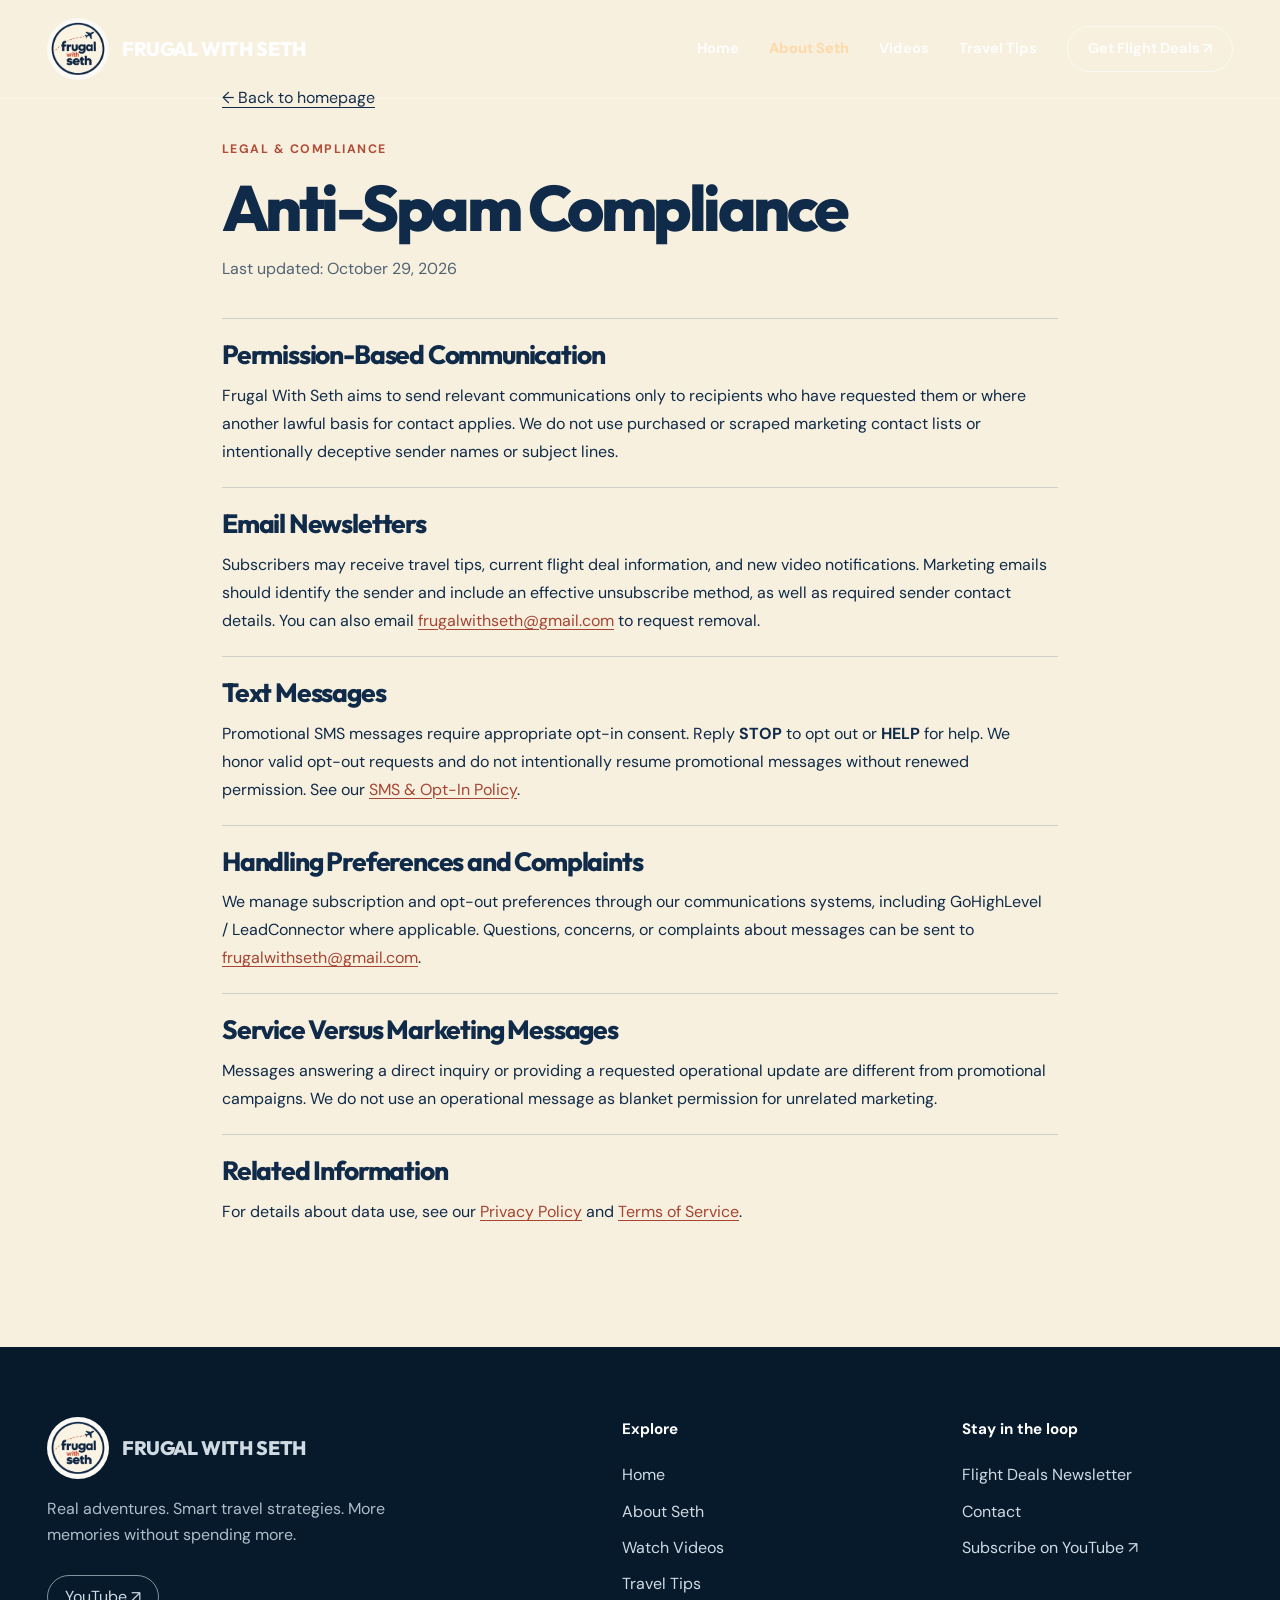
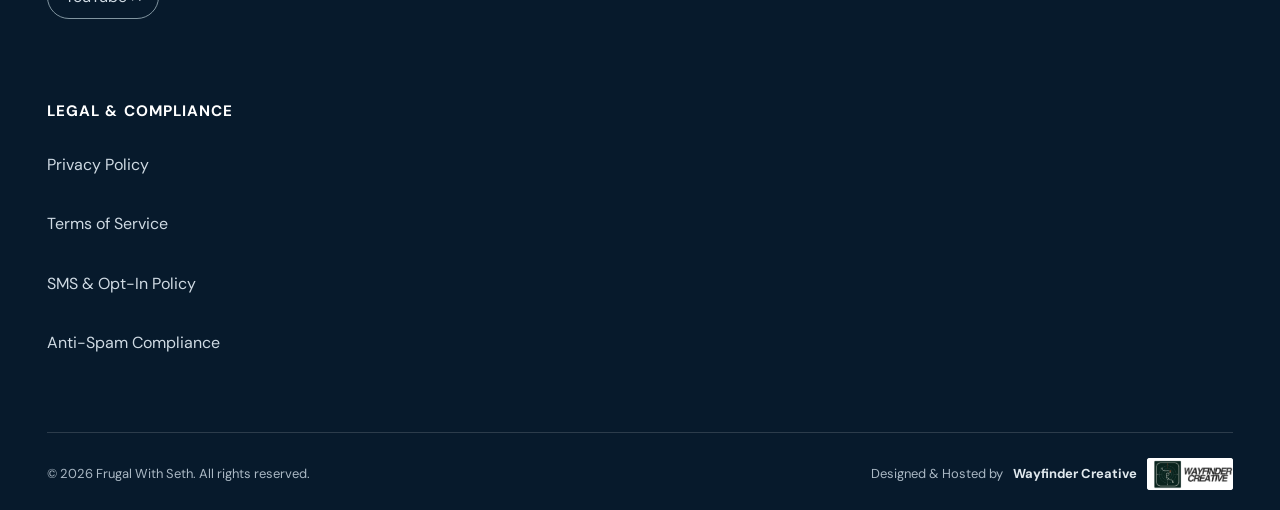
<file: anti-spam-policy/index.html>
<!doctype html><html lang="en"><head><base href="/"><meta charset="utf-8"><meta name="viewport" content="width=device-width,initial-scale=1"><meta name="theme-color" content="#102b49"><meta name="description" content="Meet Seth, the creator behind Frugal With Seth, and learn why he shares practical ways to travel more and spend less."><meta property="og:title" content="About | Frugal With Seth"><meta property="og:description" content="Meet Seth, the creator behind Frugal With Seth, and learn why he shares practical ways to travel more and spend less."><meta property="og:type" content="website"><title>About | Frugal With Seth</title><link rel="icon" href="assets/frugal-with-seth-logo.png"><link rel="stylesheet" href="styles.css"></head><body><header class="header"><div class="container header-inner"><a class="brand" href="index.html" aria-label="Frugal With Seth homepage"><img src="assets/frugal-with-seth-logo.png" alt="Frugal With Seth logo"><span>FRUGAL WITH SETH</span></a><button class="menu-btn" aria-label="Toggle navigation" aria-expanded="false">☰</button><nav class="nav" aria-label="Main navigation"><a class="" href="index.html">Home</a><a class="active" href="about.html">About Seth</a><a class="" href="videos.html">Videos</a><a class="" href="resources.html">Travel Tips</a><a href="index.html#newsletter" class="nav-cta">Get Flight Deals ↗</a></nav></div></header><main class="legal-main"><div class="container"><div class="legal-intro"><a class="legal-back" href="/">← Back to homepage</a><p class="eyebrow">LEGAL &amp; COMPLIANCE</p><h1>Anti-Spam Compliance</h1><p class="legal-date">Last updated: October 29, 2026</p></div><div class="legal-content"><section class="policy-section"><h2>Permission-Based Communication</h2><p>Frugal With Seth aims to send relevant communications only to recipients who have requested them or where another lawful basis for contact applies. We do not use purchased or scraped marketing contact lists or intentionally deceptive sender names or subject lines.</p></section><section class="policy-section"><h2>Email Newsletters</h2><p>Subscribers may receive travel tips, current flight deal information, and new video notifications. Marketing emails should identify the sender and include an effective unsubscribe method, as well as required sender contact details. You can also email <a href="mailto:frugalwithseth@gmail.com">frugalwithseth@gmail.com</a> to request removal.</p></section><section class="policy-section"><h2>Text Messages</h2><p>Promotional SMS messages require appropriate opt-in consent. Reply <strong>STOP</strong> to opt out or <strong>HELP</strong> for help. We honor valid opt-out requests and do not intentionally resume promotional messages without renewed permission. See our <a href="/sms-opt-in-policy">SMS &amp; Opt-In Policy</a>.</p></section><section class="policy-section"><h2>Handling Preferences and Complaints</h2><p>We manage subscription and opt-out preferences through our communications systems, including GoHighLevel / LeadConnector where applicable. Questions, concerns, or complaints about messages can be sent to <a href="mailto:frugalwithseth@gmail.com">frugalwithseth@gmail.com</a>.</p></section><section class="policy-section"><h2>Service Versus Marketing Messages</h2><p>Messages answering a direct inquiry or providing a requested operational update are different from promotional campaigns. We do not use an operational message as blanket permission for unrelated marketing.</p></section><section class="policy-section"><h2>Related Information</h2><p>For details about data use, see our <a href="/privacy-policy">Privacy Policy</a> and <a href="/terms-of-service">Terms of Service</a>.</p></section></div></div></main><footer class="footer"><div class="container"><div class="footer-grid"><div><a class="brand" href="index.html"><img src="assets/frugal-with-seth-logo.png" alt="Frugal With Seth logo"><span>FRUGAL WITH SETH</span></a><p>Real adventures. Smart travel strategies. More memories without spending more.</p><div class="socials"><a href="https://www.youtube.com/@FrugalWithSeth/videos" target="_blank" rel="noopener noreferrer">YouTube ↗</a></div></div><div><h4>Explore</h4><a href="index.html">Home</a><a href="about.html">About Seth</a><a href="videos.html">Watch Videos</a><a href="resources.html">Travel Tips</a></div><div><h4>Stay in the loop</h4><a href="index.html#newsletter">Flight Deals Newsletter</a><a href="contact.html">Contact</a><a href="https://www.youtube.com/@FrugalWithSeth/videos" target="_blank" rel="noopener noreferrer">Subscribe on YouTube ↗</a></div><div class="legal-footer"><h4>LEGAL &amp; COMPLIANCE</h4><a href="/privacy-policy">Privacy Policy</a><a href="/terms-of-service">Terms of Service</a><a href="/sms-opt-in-policy">SMS &amp; Opt-In Policy</a><a href="/anti-spam-policy">Anti-Spam Compliance</a></div></div><div class="footer-bottom"><span>© <span data-year></span> Frugal With Seth. All rights reserved.</span><div class="footer-credit">Designed &amp; Hosted by <a href="https://wayfindercreative.net/" target="_blank" rel="noopener noreferrer">Wayfinder Creative</a> <a href="https://wayfindercreative.net/" target="_blank" rel="noopener noreferrer" aria-label="Wayfinder Creative website"><img src="assets/wayfinder-creative.png" alt="Wayfinder Creative logo"></a></div></div></div></footer><script src="script.js"></script></body></html>
</file>
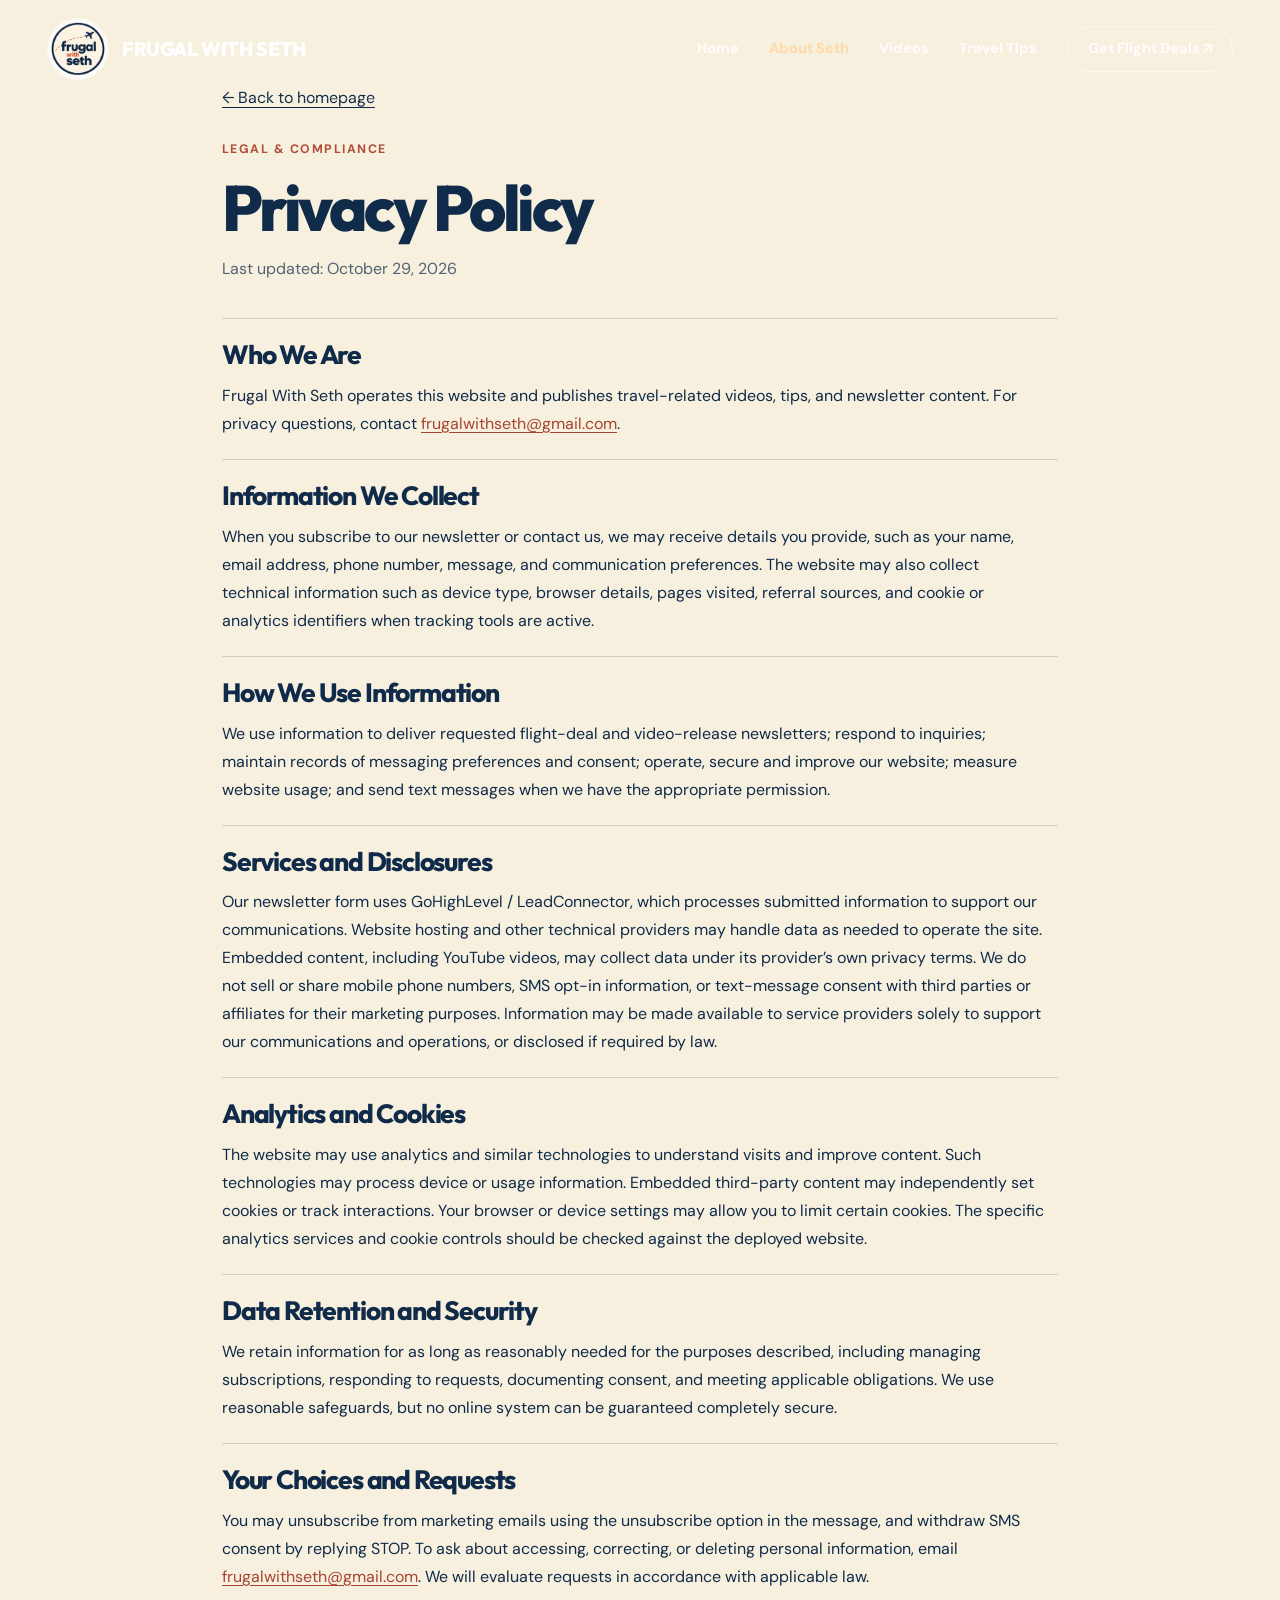
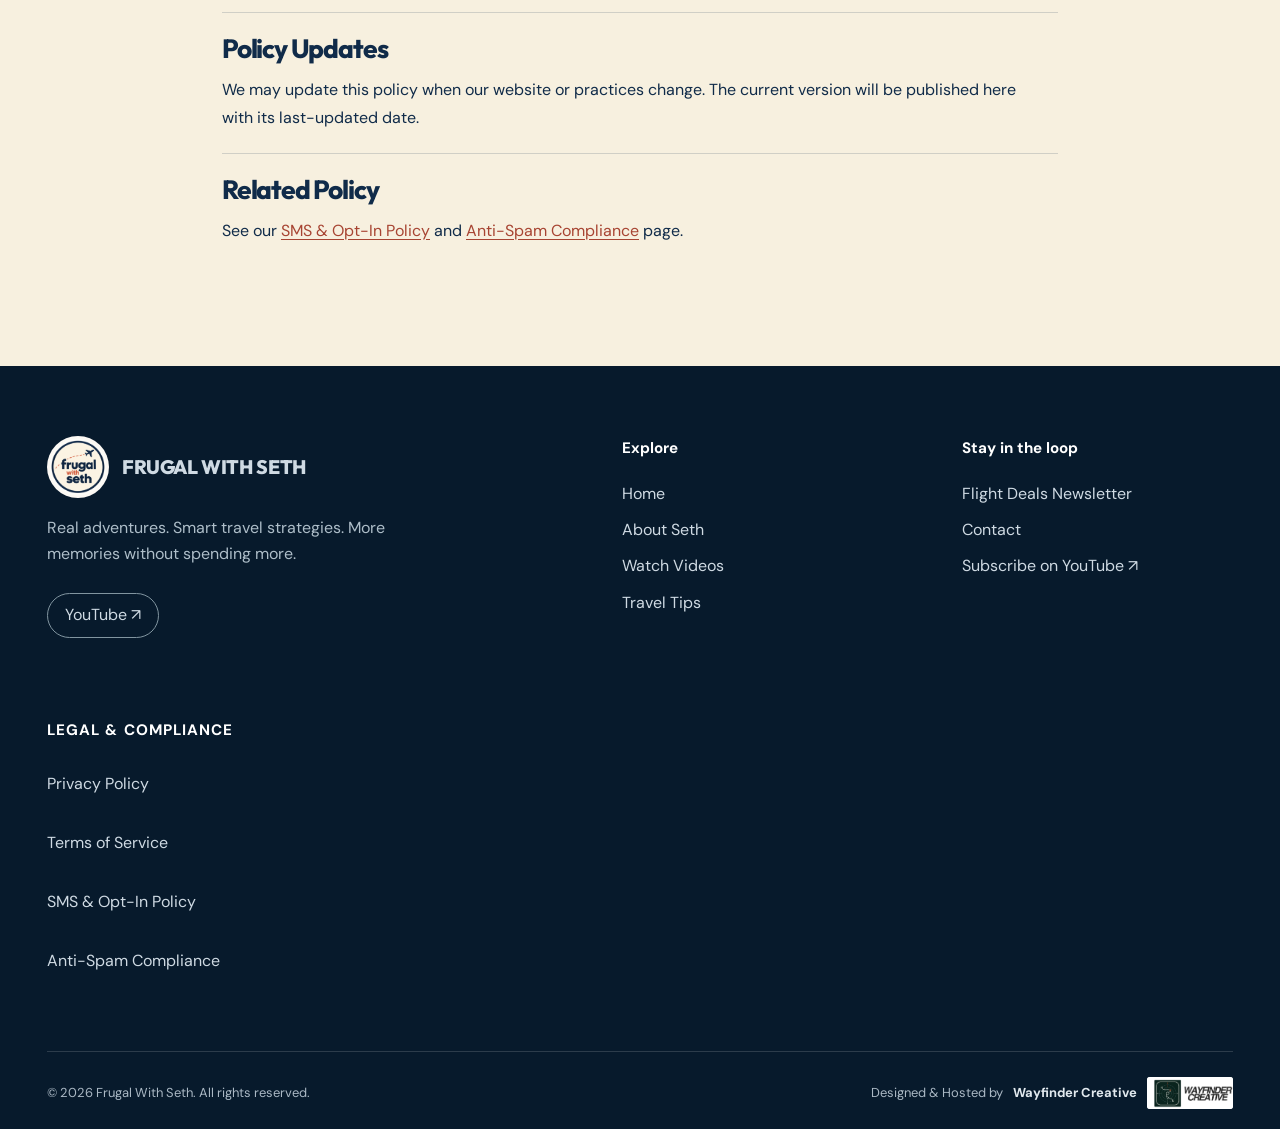
<file: privacy-policy/index.html>
<!doctype html><html lang="en"><head><base href="/"><meta charset="utf-8"><meta name="viewport" content="width=device-width,initial-scale=1"><meta name="theme-color" content="#102b49"><meta name="description" content="Meet Seth, the creator behind Frugal With Seth, and learn why he shares practical ways to travel more and spend less."><meta property="og:title" content="About | Frugal With Seth"><meta property="og:description" content="Meet Seth, the creator behind Frugal With Seth, and learn why he shares practical ways to travel more and spend less."><meta property="og:type" content="website"><title>About | Frugal With Seth</title><link rel="icon" href="assets/frugal-with-seth-logo.png"><link rel="stylesheet" href="styles.css"></head><body><header class="header"><div class="container header-inner"><a class="brand" href="index.html" aria-label="Frugal With Seth homepage"><img src="assets/frugal-with-seth-logo.png" alt="Frugal With Seth logo"><span>FRUGAL WITH SETH</span></a><button class="menu-btn" aria-label="Toggle navigation" aria-expanded="false">☰</button><nav class="nav" aria-label="Main navigation"><a class="" href="index.html">Home</a><a class="active" href="about.html">About Seth</a><a class="" href="videos.html">Videos</a><a class="" href="resources.html">Travel Tips</a><a href="index.html#newsletter" class="nav-cta">Get Flight Deals ↗</a></nav></div></header><main class="legal-main"><div class="container"><div class="legal-intro"><a class="legal-back" href="/">← Back to homepage</a><p class="eyebrow">LEGAL &amp; COMPLIANCE</p><h1>Privacy Policy</h1><p class="legal-date">Last updated: October 29, 2026</p></div><div class="legal-content"><section class="policy-section"><h2>Who We Are</h2><p>Frugal With Seth operates this website and publishes travel-related videos, tips, and newsletter content. For privacy questions, contact <a href="mailto:frugalwithseth@gmail.com">frugalwithseth@gmail.com</a>.</p></section><section class="policy-section"><h2>Information We Collect</h2><p>When you subscribe to our newsletter or contact us, we may receive details you provide, such as your name, email address, phone number, message, and communication preferences. The website may also collect technical information such as device type, browser details, pages visited, referral sources, and cookie or analytics identifiers when tracking tools are active.</p></section><section class="policy-section"><h2>How We Use Information</h2><p>We use information to deliver requested flight-deal and video-release newsletters; respond to inquiries; maintain records of messaging preferences and consent; operate, secure and improve our website; measure website usage; and send text messages when we have the appropriate permission.</p></section><section class="policy-section"><h2>Services and Disclosures</h2><p>Our newsletter form uses GoHighLevel / LeadConnector, which processes submitted information to support our communications. Website hosting and other technical providers may handle data as needed to operate the site. Embedded content, including YouTube videos, may collect data under its provider’s own privacy terms. We do not sell or share mobile phone numbers, SMS opt-in information, or text-message consent with third parties or affiliates for their marketing purposes. Information may be made available to service providers solely to support our communications and operations, or disclosed if required by law.</p></section><section class="policy-section"><h2>Analytics and Cookies</h2><p>The website may use analytics and similar technologies to understand visits and improve content. Such technologies may process device or usage information. Embedded third-party content may independently set cookies or track interactions. Your browser or device settings may allow you to limit certain cookies. The specific analytics services and cookie controls should be checked against the deployed website.</p></section><section class="policy-section"><h2>Data Retention and Security</h2><p>We retain information for as long as reasonably needed for the purposes described, including managing subscriptions, responding to requests, documenting consent, and meeting applicable obligations. We use reasonable safeguards, but no online system can be guaranteed completely secure.</p></section><section class="policy-section"><h2>Your Choices and Requests</h2><p>You may unsubscribe from marketing emails using the unsubscribe option in the message, and withdraw SMS consent by replying STOP. To ask about accessing, correcting, or deleting personal information, email <a href="mailto:frugalwithseth@gmail.com">frugalwithseth@gmail.com</a>. We will evaluate requests in accordance with applicable law.</p></section><section class="policy-section"><h2>Policy Updates</h2><p>We may update this policy when our website or practices change. The current version will be published here with its last-updated date.</p></section><section class="policy-section"><h2>Related Policy</h2><p>See our <a href="/sms-opt-in-policy">SMS &amp; Opt-In Policy</a> and <a href="/anti-spam-policy">Anti-Spam Compliance</a> page.</p></section></div></div></main><footer class="footer"><div class="container"><div class="footer-grid"><div><a class="brand" href="index.html"><img src="assets/frugal-with-seth-logo.png" alt="Frugal With Seth logo"><span>FRUGAL WITH SETH</span></a><p>Real adventures. Smart travel strategies. More memories without spending more.</p><div class="socials"><a href="https://www.youtube.com/@FrugalWithSeth/videos" target="_blank" rel="noopener noreferrer">YouTube ↗</a></div></div><div><h4>Explore</h4><a href="index.html">Home</a><a href="about.html">About Seth</a><a href="videos.html">Watch Videos</a><a href="resources.html">Travel Tips</a></div><div><h4>Stay in the loop</h4><a href="index.html#newsletter">Flight Deals Newsletter</a><a href="contact.html">Contact</a><a href="https://www.youtube.com/@FrugalWithSeth/videos" target="_blank" rel="noopener noreferrer">Subscribe on YouTube ↗</a></div><div class="legal-footer"><h4>LEGAL &amp; COMPLIANCE</h4><a href="/privacy-policy">Privacy Policy</a><a href="/terms-of-service">Terms of Service</a><a href="/sms-opt-in-policy">SMS &amp; Opt-In Policy</a><a href="/anti-spam-policy">Anti-Spam Compliance</a></div></div><div class="footer-bottom"><span>© <span data-year></span> Frugal With Seth. All rights reserved.</span><div class="footer-credit">Designed &amp; Hosted by <a href="https://wayfindercreative.net/" target="_blank" rel="noopener noreferrer">Wayfinder Creative</a> <a href="https://wayfindercreative.net/" target="_blank" rel="noopener noreferrer" aria-label="Wayfinder Creative website"><img src="assets/wayfinder-creative.png" alt="Wayfinder Creative logo"></a></div></div></div></footer><script src="script.js"></script></body></html>
</file>
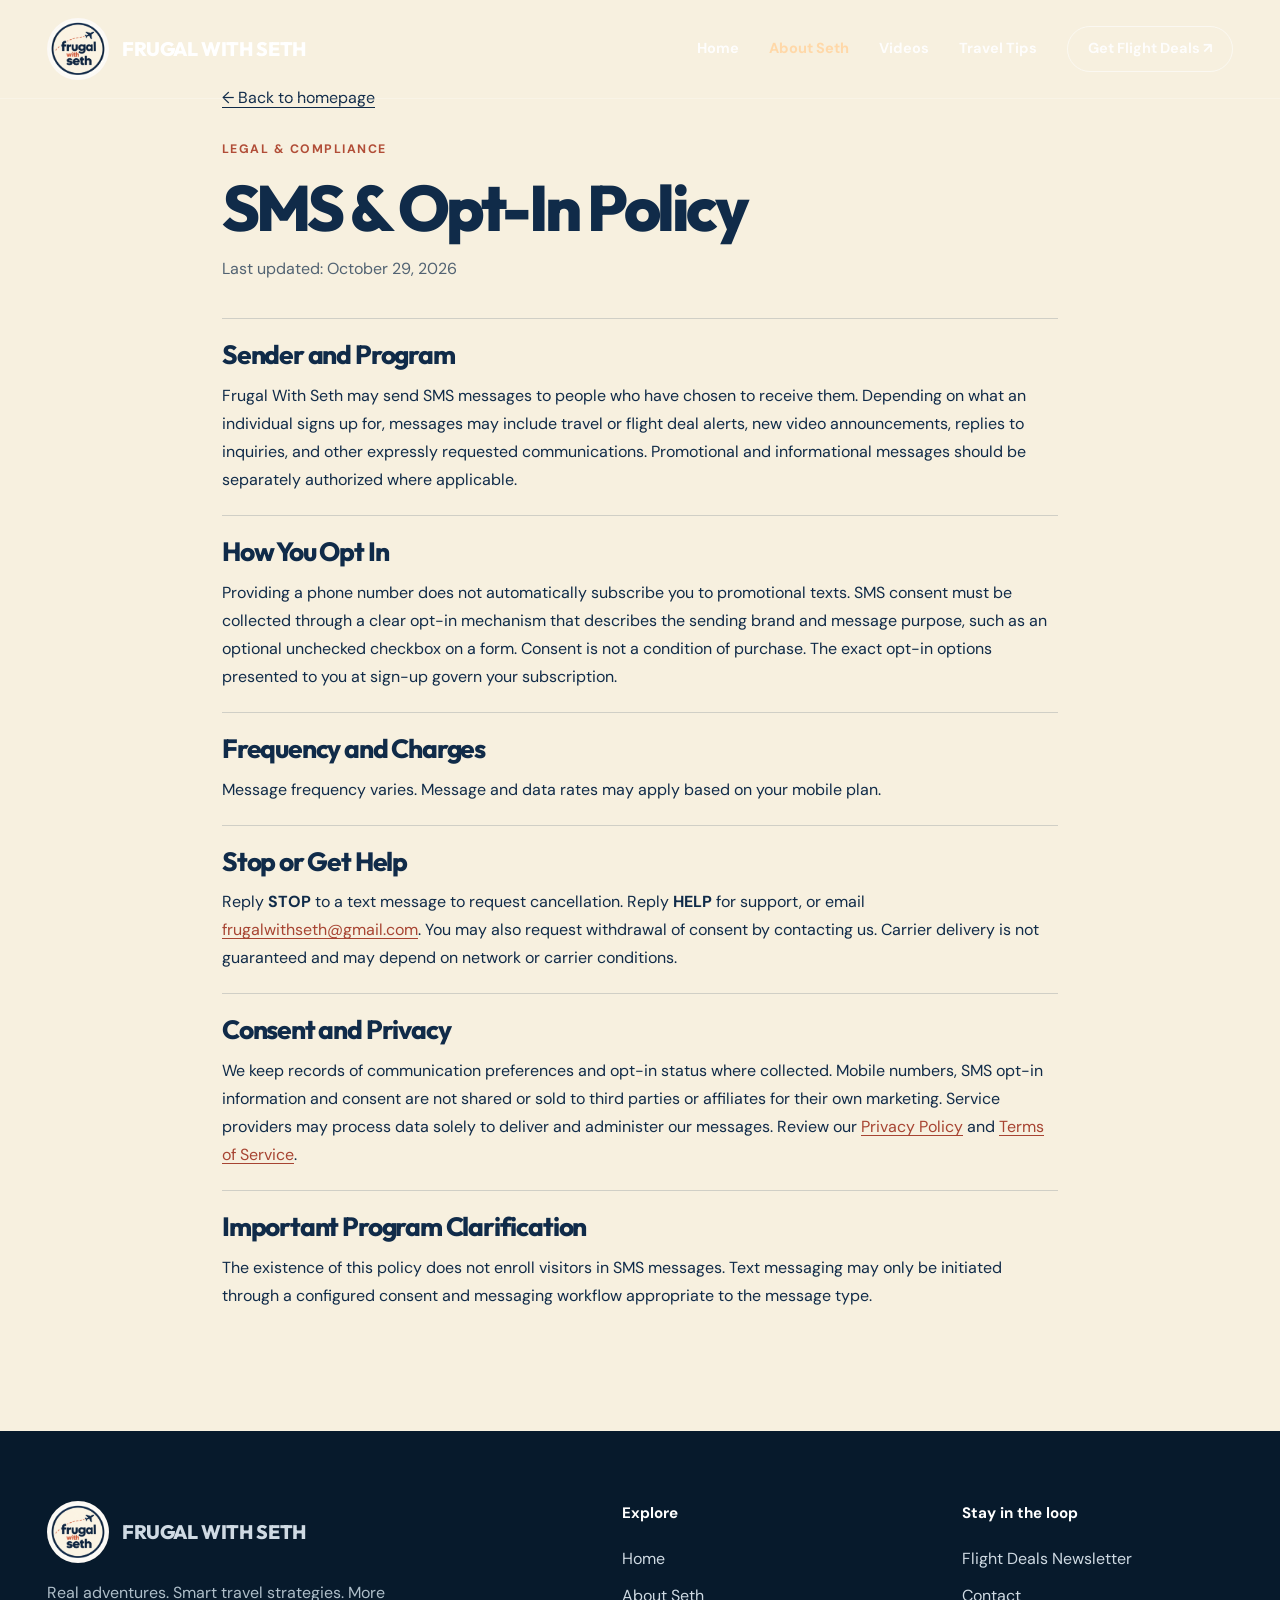
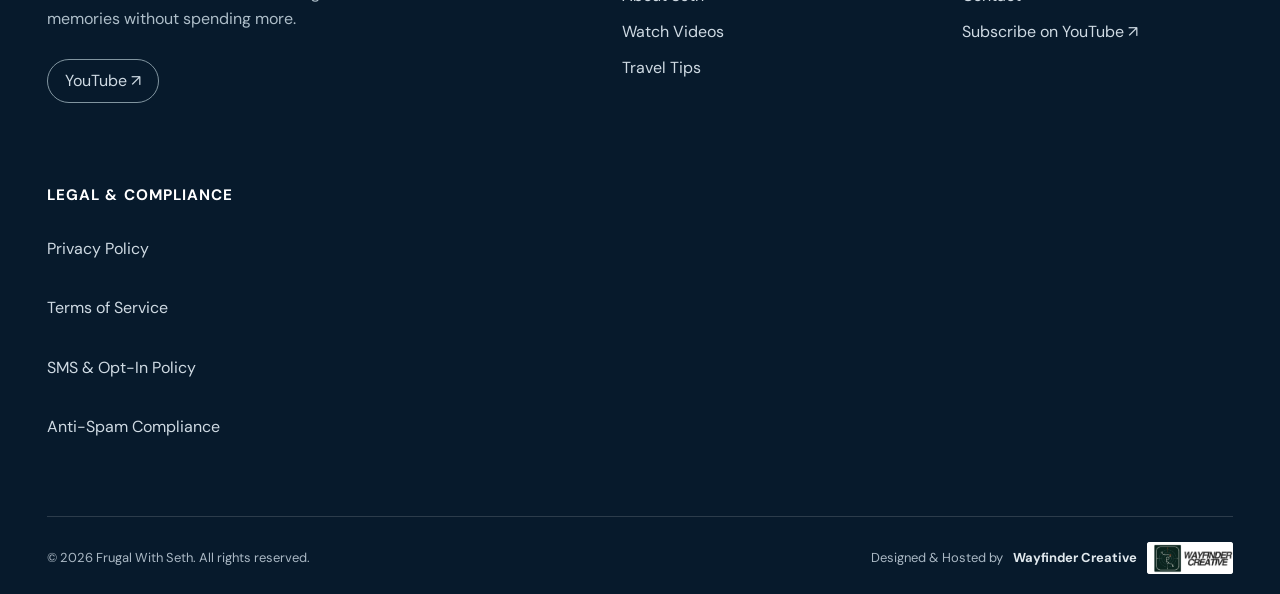
<file: sms-opt-in-policy/index.html>
<!doctype html><html lang="en"><head><base href="/"><meta charset="utf-8"><meta name="viewport" content="width=device-width,initial-scale=1"><meta name="theme-color" content="#102b49"><meta name="description" content="Meet Seth, the creator behind Frugal With Seth, and learn why he shares practical ways to travel more and spend less."><meta property="og:title" content="About | Frugal With Seth"><meta property="og:description" content="Meet Seth, the creator behind Frugal With Seth, and learn why he shares practical ways to travel more and spend less."><meta property="og:type" content="website"><title>About | Frugal With Seth</title><link rel="icon" href="assets/frugal-with-seth-logo.png"><link rel="stylesheet" href="styles.css"></head><body><header class="header"><div class="container header-inner"><a class="brand" href="index.html" aria-label="Frugal With Seth homepage"><img src="assets/frugal-with-seth-logo.png" alt="Frugal With Seth logo"><span>FRUGAL WITH SETH</span></a><button class="menu-btn" aria-label="Toggle navigation" aria-expanded="false">☰</button><nav class="nav" aria-label="Main navigation"><a class="" href="index.html">Home</a><a class="active" href="about.html">About Seth</a><a class="" href="videos.html">Videos</a><a class="" href="resources.html">Travel Tips</a><a href="index.html#newsletter" class="nav-cta">Get Flight Deals ↗</a></nav></div></header><main class="legal-main"><div class="container"><div class="legal-intro"><a class="legal-back" href="/">← Back to homepage</a><p class="eyebrow">LEGAL &amp; COMPLIANCE</p><h1>SMS &amp; Opt-In Policy</h1><p class="legal-date">Last updated: October 29, 2026</p></div><div class="legal-content"><section class="policy-section"><h2>Sender and Program</h2><p>Frugal With Seth may send SMS messages to people who have chosen to receive them. Depending on what an individual signs up for, messages may include travel or flight deal alerts, new video announcements, replies to inquiries, and other expressly requested communications. Promotional and informational messages should be separately authorized where applicable.</p></section><section class="policy-section"><h2>How You Opt In</h2><p>Providing a phone number does not automatically subscribe you to promotional texts. SMS consent must be collected through a clear opt-in mechanism that describes the sending brand and message purpose, such as an optional unchecked checkbox on a form. Consent is not a condition of purchase. The exact opt-in options presented to you at sign-up govern your subscription.</p></section><section class="policy-section"><h2>Frequency and Charges</h2><p>Message frequency varies. Message and data rates may apply based on your mobile plan.</p></section><section class="policy-section"><h2>Stop or Get Help</h2><p>Reply <strong>STOP</strong> to a text message to request cancellation. Reply <strong>HELP</strong> for support, or email <a href="mailto:frugalwithseth@gmail.com">frugalwithseth@gmail.com</a>. You may also request withdrawal of consent by contacting us. Carrier delivery is not guaranteed and may depend on network or carrier conditions.</p></section><section class="policy-section"><h2>Consent and Privacy</h2><p>We keep records of communication preferences and opt-in status where collected. Mobile numbers, SMS opt-in information and consent are not shared or sold to third parties or affiliates for their own marketing. Service providers may process data solely to deliver and administer our messages. Review our <a href="/privacy-policy">Privacy Policy</a> and <a href="/terms-of-service">Terms of Service</a>.</p></section><section class="policy-section"><h2>Important Program Clarification</h2><p>The existence of this policy does not enroll visitors in SMS messages. Text messaging may only be initiated through a configured consent and messaging workflow appropriate to the message type.</p></section></div></div></main><footer class="footer"><div class="container"><div class="footer-grid"><div><a class="brand" href="index.html"><img src="assets/frugal-with-seth-logo.png" alt="Frugal With Seth logo"><span>FRUGAL WITH SETH</span></a><p>Real adventures. Smart travel strategies. More memories without spending more.</p><div class="socials"><a href="https://www.youtube.com/@FrugalWithSeth/videos" target="_blank" rel="noopener noreferrer">YouTube ↗</a></div></div><div><h4>Explore</h4><a href="index.html">Home</a><a href="about.html">About Seth</a><a href="videos.html">Watch Videos</a><a href="resources.html">Travel Tips</a></div><div><h4>Stay in the loop</h4><a href="index.html#newsletter">Flight Deals Newsletter</a><a href="contact.html">Contact</a><a href="https://www.youtube.com/@FrugalWithSeth/videos" target="_blank" rel="noopener noreferrer">Subscribe on YouTube ↗</a></div><div class="legal-footer"><h4>LEGAL &amp; COMPLIANCE</h4><a href="/privacy-policy">Privacy Policy</a><a href="/terms-of-service">Terms of Service</a><a href="/sms-opt-in-policy">SMS &amp; Opt-In Policy</a><a href="/anti-spam-policy">Anti-Spam Compliance</a></div></div><div class="footer-bottom"><span>© <span data-year></span> Frugal With Seth. All rights reserved.</span><div class="footer-credit">Designed &amp; Hosted by <a href="https://wayfindercreative.net/" target="_blank" rel="noopener noreferrer">Wayfinder Creative</a> <a href="https://wayfindercreative.net/" target="_blank" rel="noopener noreferrer" aria-label="Wayfinder Creative website"><img src="assets/wayfinder-creative.png" alt="Wayfinder Creative logo"></a></div></div></div></footer><script src="script.js"></script></body></html>
</file>
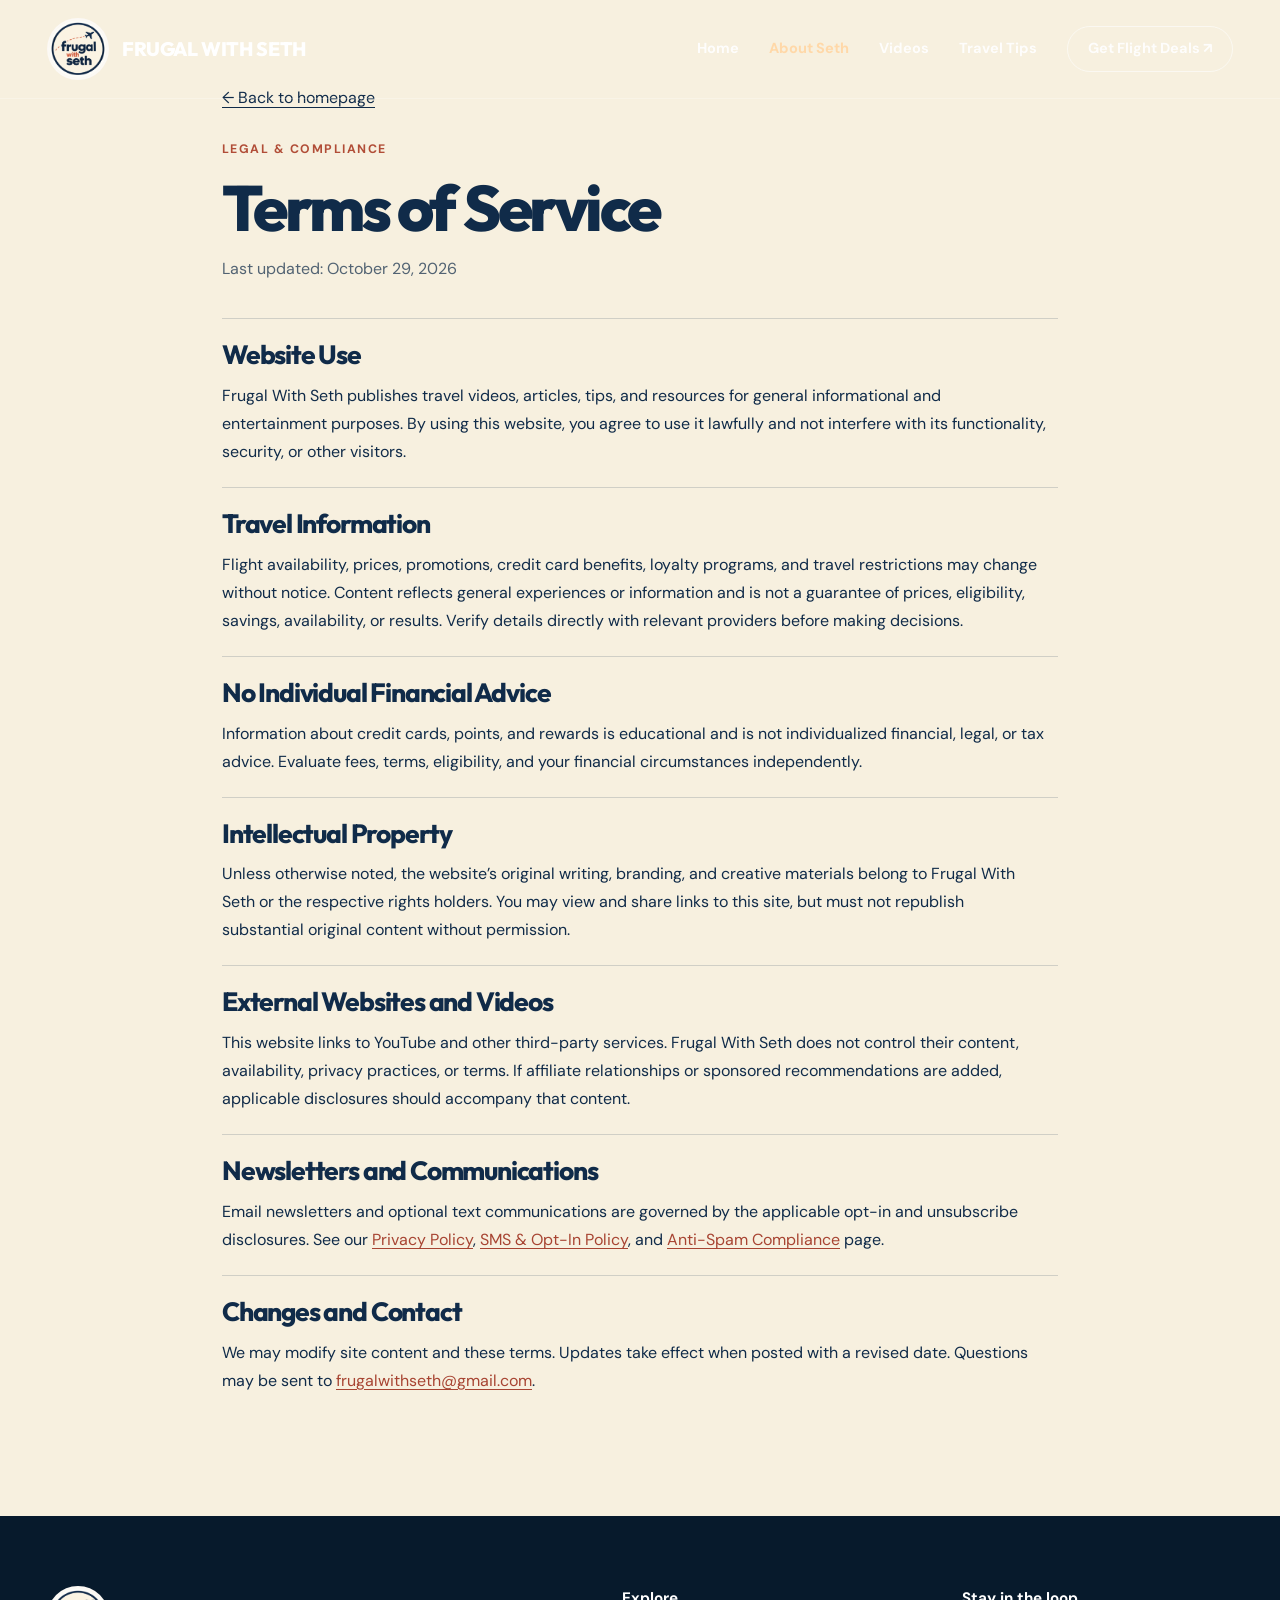
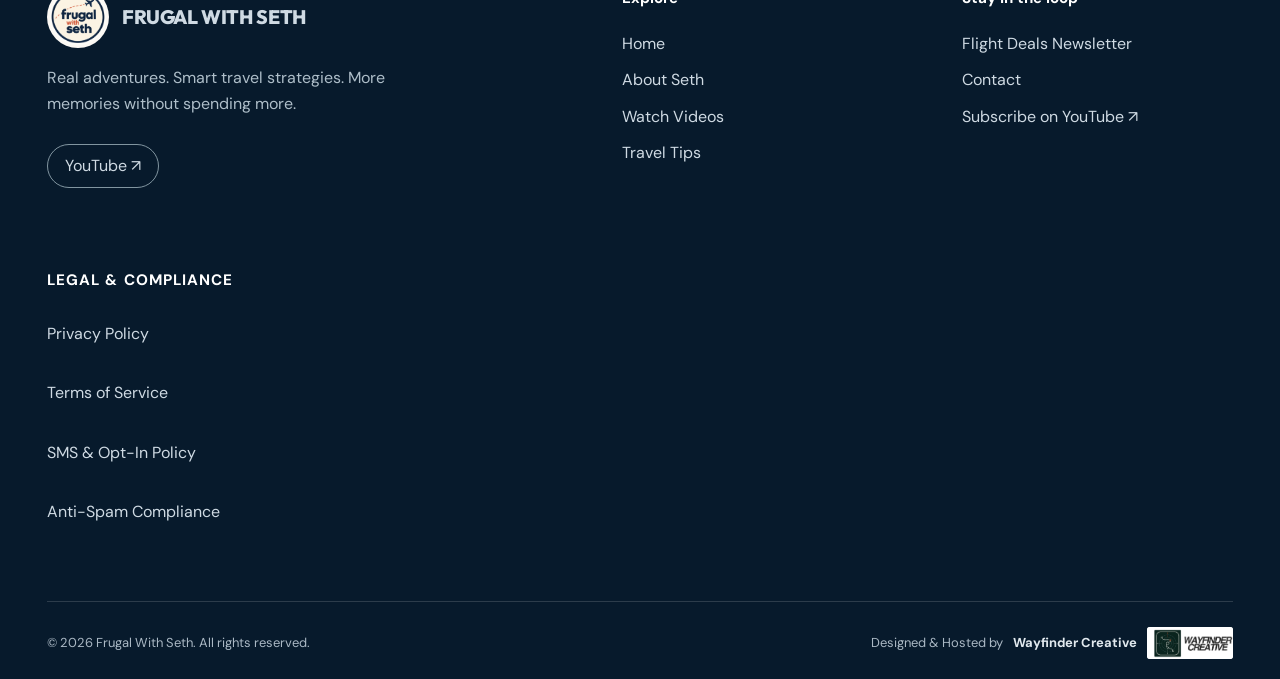
<file: terms-of-service/index.html>
<!doctype html><html lang="en"><head><base href="/"><meta charset="utf-8"><meta name="viewport" content="width=device-width,initial-scale=1"><meta name="theme-color" content="#102b49"><meta name="description" content="Meet Seth, the creator behind Frugal With Seth, and learn why he shares practical ways to travel more and spend less."><meta property="og:title" content="About | Frugal With Seth"><meta property="og:description" content="Meet Seth, the creator behind Frugal With Seth, and learn why he shares practical ways to travel more and spend less."><meta property="og:type" content="website"><title>About | Frugal With Seth</title><link rel="icon" href="assets/frugal-with-seth-logo.png"><link rel="stylesheet" href="styles.css"></head><body><header class="header"><div class="container header-inner"><a class="brand" href="index.html" aria-label="Frugal With Seth homepage"><img src="assets/frugal-with-seth-logo.png" alt="Frugal With Seth logo"><span>FRUGAL WITH SETH</span></a><button class="menu-btn" aria-label="Toggle navigation" aria-expanded="false">☰</button><nav class="nav" aria-label="Main navigation"><a class="" href="index.html">Home</a><a class="active" href="about.html">About Seth</a><a class="" href="videos.html">Videos</a><a class="" href="resources.html">Travel Tips</a><a href="index.html#newsletter" class="nav-cta">Get Flight Deals ↗</a></nav></div></header><main class="legal-main"><div class="container"><div class="legal-intro"><a class="legal-back" href="/">← Back to homepage</a><p class="eyebrow">LEGAL &amp; COMPLIANCE</p><h1>Terms of Service</h1><p class="legal-date">Last updated: October 29, 2026</p></div><div class="legal-content"><section class="policy-section"><h2>Website Use</h2><p>Frugal With Seth publishes travel videos, articles, tips, and resources for general informational and entertainment purposes. By using this website, you agree to use it lawfully and not interfere with its functionality, security, or other visitors.</p></section><section class="policy-section"><h2>Travel Information</h2><p>Flight availability, prices, promotions, credit card benefits, loyalty programs, and travel restrictions may change without notice. Content reflects general experiences or information and is not a guarantee of prices, eligibility, savings, availability, or results. Verify details directly with relevant providers before making decisions.</p></section><section class="policy-section"><h2>No Individual Financial Advice</h2><p>Information about credit cards, points, and rewards is educational and is not individualized financial, legal, or tax advice. Evaluate fees, terms, eligibility, and your financial circumstances independently.</p></section><section class="policy-section"><h2>Intellectual Property</h2><p>Unless otherwise noted, the website’s original writing, branding, and creative materials belong to Frugal With Seth or the respective rights holders. You may view and share links to this site, but must not republish substantial original content without permission.</p></section><section class="policy-section"><h2>External Websites and Videos</h2><p>This website links to YouTube and other third-party services. Frugal With Seth does not control their content, availability, privacy practices, or terms. If affiliate relationships or sponsored recommendations are added, applicable disclosures should accompany that content.</p></section><section class="policy-section"><h2>Newsletters and Communications</h2><p>Email newsletters and optional text communications are governed by the applicable opt-in and unsubscribe disclosures. See our <a href="/privacy-policy">Privacy Policy</a>, <a href="/sms-opt-in-policy">SMS &amp; Opt-In Policy</a>, and <a href="/anti-spam-policy">Anti-Spam Compliance</a> page.</p></section><section class="policy-section"><h2>Changes and Contact</h2><p>We may modify site content and these terms. Updates take effect when posted with a revised date. Questions may be sent to <a href="mailto:frugalwithseth@gmail.com">frugalwithseth@gmail.com</a>.</p></section></div></div></main><footer class="footer"><div class="container"><div class="footer-grid"><div><a class="brand" href="index.html"><img src="assets/frugal-with-seth-logo.png" alt="Frugal With Seth logo"><span>FRUGAL WITH SETH</span></a><p>Real adventures. Smart travel strategies. More memories without spending more.</p><div class="socials"><a href="https://www.youtube.com/@FrugalWithSeth/videos" target="_blank" rel="noopener noreferrer">YouTube ↗</a></div></div><div><h4>Explore</h4><a href="index.html">Home</a><a href="about.html">About Seth</a><a href="videos.html">Watch Videos</a><a href="resources.html">Travel Tips</a></div><div><h4>Stay in the loop</h4><a href="index.html#newsletter">Flight Deals Newsletter</a><a href="contact.html">Contact</a><a href="https://www.youtube.com/@FrugalWithSeth/videos" target="_blank" rel="noopener noreferrer">Subscribe on YouTube ↗</a></div><div class="legal-footer"><h4>LEGAL &amp; COMPLIANCE</h4><a href="/privacy-policy">Privacy Policy</a><a href="/terms-of-service">Terms of Service</a><a href="/sms-opt-in-policy">SMS &amp; Opt-In Policy</a><a href="/anti-spam-policy">Anti-Spam Compliance</a></div></div><div class="footer-bottom"><span>© <span data-year></span> Frugal With Seth. All rights reserved.</span><div class="footer-credit">Designed &amp; Hosted by <a href="https://wayfindercreative.net/" target="_blank" rel="noopener noreferrer">Wayfinder Creative</a> <a href="https://wayfindercreative.net/" target="_blank" rel="noopener noreferrer" aria-label="Wayfinder Creative website"><img src="assets/wayfinder-creative.png" alt="Wayfinder Creative logo"></a></div></div></div></footer><script src="script.js"></script></body></html>
</file>
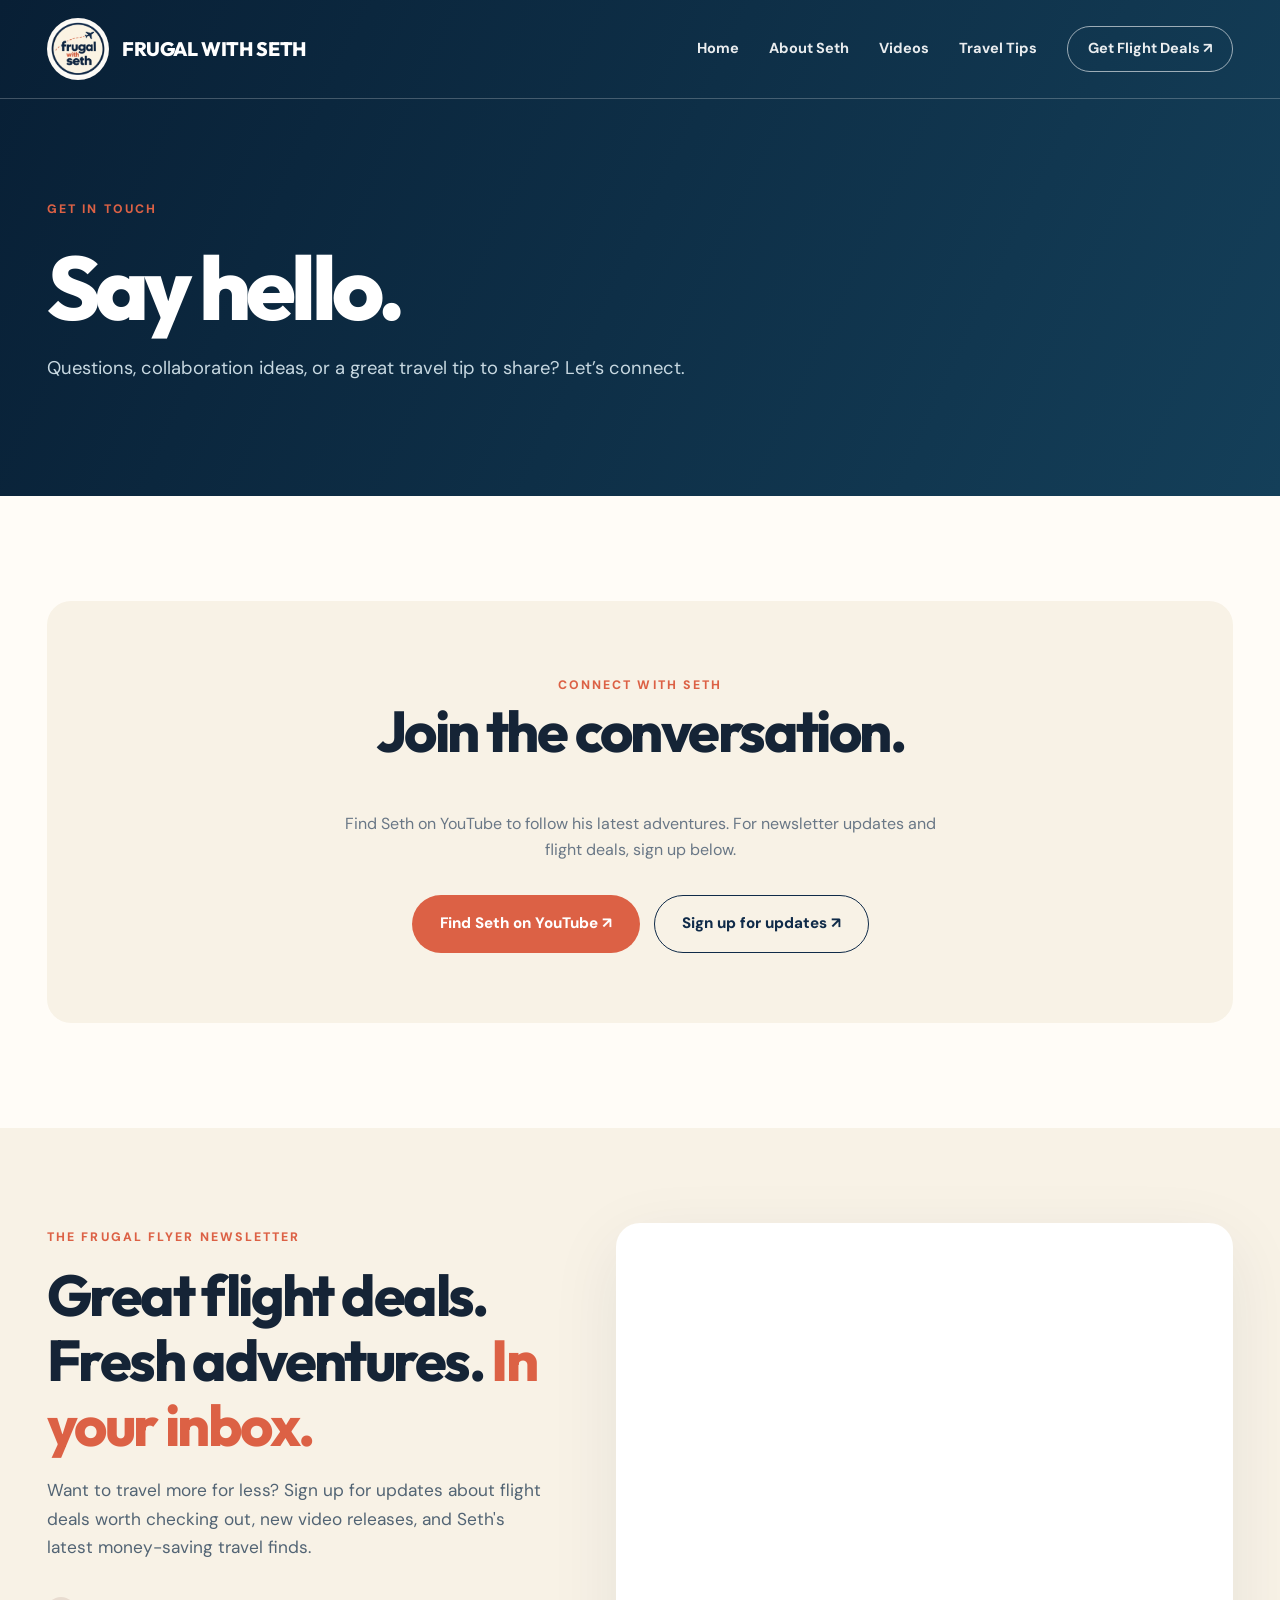
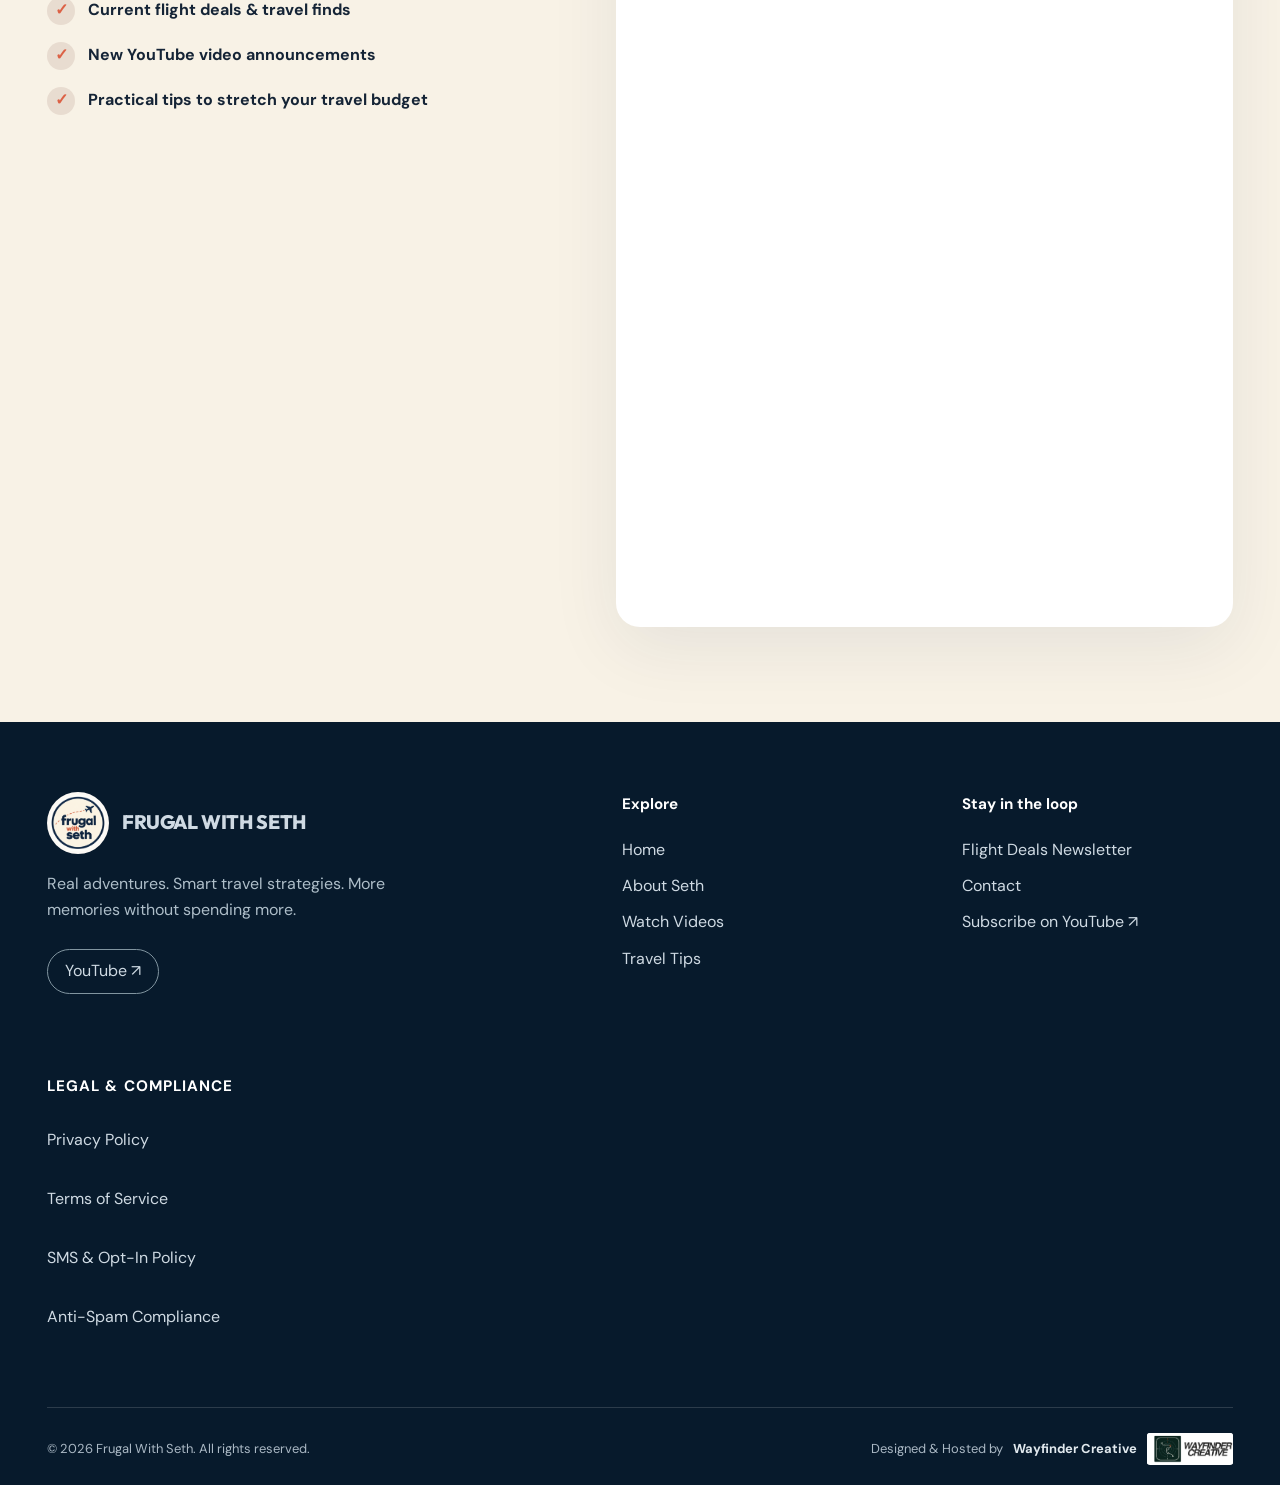
<file: contact.html>
<!doctype html><html lang="en"><head><meta charset="utf-8"><meta name="viewport" content="width=device-width,initial-scale=1"><meta name="theme-color" content="#102b49"><meta name="description" content="Connect with Frugal With Seth and sign up for updates about new videos and travel deals."><meta property="og:title" content="Contact | Frugal With Seth"><meta property="og:description" content="Connect with Frugal With Seth and sign up for updates about new videos and travel deals."><meta property="og:type" content="website"><title>Contact | Frugal With Seth</title><link rel="icon" href="assets/frugal-with-seth-logo.png"><link rel="stylesheet" href="styles.css"></head><body><header class="header"><div class="container header-inner"><a class="brand" href="index.html" aria-label="Frugal With Seth homepage"><img src="assets/frugal-with-seth-logo.png" alt="Frugal With Seth logo"><span>FRUGAL WITH SETH</span></a><button class="menu-btn" aria-label="Toggle navigation" aria-expanded="false">☰</button><nav class="nav" aria-label="Main navigation"><a class="" href="index.html">Home</a><a class="" href="about.html">About Seth</a><a class="" href="videos.html">Videos</a><a class="" href="resources.html">Travel Tips</a><a href="index.html#newsletter" class="nav-cta">Get Flight Deals ↗</a></nav></div></header><section class="subhero"><div class="container"><span class="eyebrow">GET IN TOUCH</span><h1>Say hello.</h1><p>Questions, collaboration ideas, or a great travel tip to share? Let’s connect.</p></div></section><section class="section"><div class="container"><div class="contact-box"><span class="eyebrow">CONNECT WITH SETH</span><h2>Join the conversation.</h2><p>Find Seth on YouTube to follow his latest adventures. For newsletter updates and flight deals, sign up below.</p><div class="actions" style="justify-content:center"><a class="btn btn-orange" href="https://www.youtube.com/@FrugalWithSeth/videos" target="_blank" rel="noopener noreferrer">Find Seth on YouTube ↗</a><a class="btn btn-outline" href="index.html#newsletter">Sign up for updates ↗</a></div></div></div></section><section id="newsletter" class="newsletter-section"><div class="container newsletter-layout"><div class="newsletter-copy"><span class="eyebrow">The Frugal Flyer Newsletter</span><h2>Great flight deals. Fresh adventures. <span style="color:var(--orange)">In your inbox.</span></h2><p>Want to travel more for less? Sign up for updates about flight deals worth checking out, new video releases, and Seth's latest money-saving travel finds.</p><div class="newsletter-points"><div><span class="tick">✓</span> Current flight deals &amp; travel finds</div><div><span class="tick">✓</span> New YouTube video announcements</div><div><span class="tick">✓</span> Practical tips to stretch your travel budget</div></div></div><div class="newsletter-form"><iframe src="https://api.leadconnectorhq.com/widget/form/gMBdgS7zAOevqR2bqvjG" id="inline-gMBdgS7zAOevqR2bqvjG" title="Sign up for the Frugal With Seth newsletter" loading="lazy" data-layout="{'id':'INLINE'}" data-trigger-type="alwaysShow" data-trigger-value="" data-activation-type="alwaysActivated" data-activation-value="" data-deactivation-type="neverDeactivate" data-deactivation-value="" data-form-name="Marketing Form - Claim Offer" data-height="926" data-layout-iframe-id="inline-gMBdgS7zAOevqR2bqvjG" data-form-id="gMBdgS7zAOevqR2bqvjG" data-cookie-consent="true" data-cookie-consent-provider="auto"></iframe></div></div></section><script src="https://link.msgsndr.com/js/form_embed.js" defer></script><footer class="footer"><div class="container"><div class="footer-grid"><div><a class="brand" href="index.html"><img src="assets/frugal-with-seth-logo.png" alt="Frugal With Seth logo"><span>FRUGAL WITH SETH</span></a><p>Real adventures. Smart travel strategies. More memories without spending more.</p><div class="socials"><a href="https://www.youtube.com/@FrugalWithSeth/videos" target="_blank" rel="noopener noreferrer">YouTube ↗</a></div></div><div><h4>Explore</h4><a href="index.html">Home</a><a href="about.html">About Seth</a><a href="videos.html">Watch Videos</a><a href="resources.html">Travel Tips</a></div><div><h4>Stay in the loop</h4><a href="index.html#newsletter">Flight Deals Newsletter</a><a href="contact.html">Contact</a><a href="https://www.youtube.com/@FrugalWithSeth/videos" target="_blank" rel="noopener noreferrer">Subscribe on YouTube ↗</a></div><div class="legal-footer"><h4>LEGAL &amp; COMPLIANCE</h4><a href="/privacy-policy">Privacy Policy</a><a href="/terms-of-service">Terms of Service</a><a href="/sms-opt-in-policy">SMS &amp; Opt-In Policy</a><a href="/anti-spam-policy">Anti-Spam Compliance</a></div></div><div class="footer-bottom"><span>© <span data-year></span> Frugal With Seth. All rights reserved.</span><div class="footer-credit">Designed &amp; Hosted by <a href="https://wayfindercreative.net/" target="_blank" rel="noopener noreferrer">Wayfinder Creative</a> <a href="https://wayfindercreative.net/" target="_blank" rel="noopener noreferrer" aria-label="Wayfinder Creative website"><img src="assets/wayfinder-creative.png" alt="Wayfinder Creative logo"></a></div></div></div></footer><script src="script.js"></script></body></html>
</file>
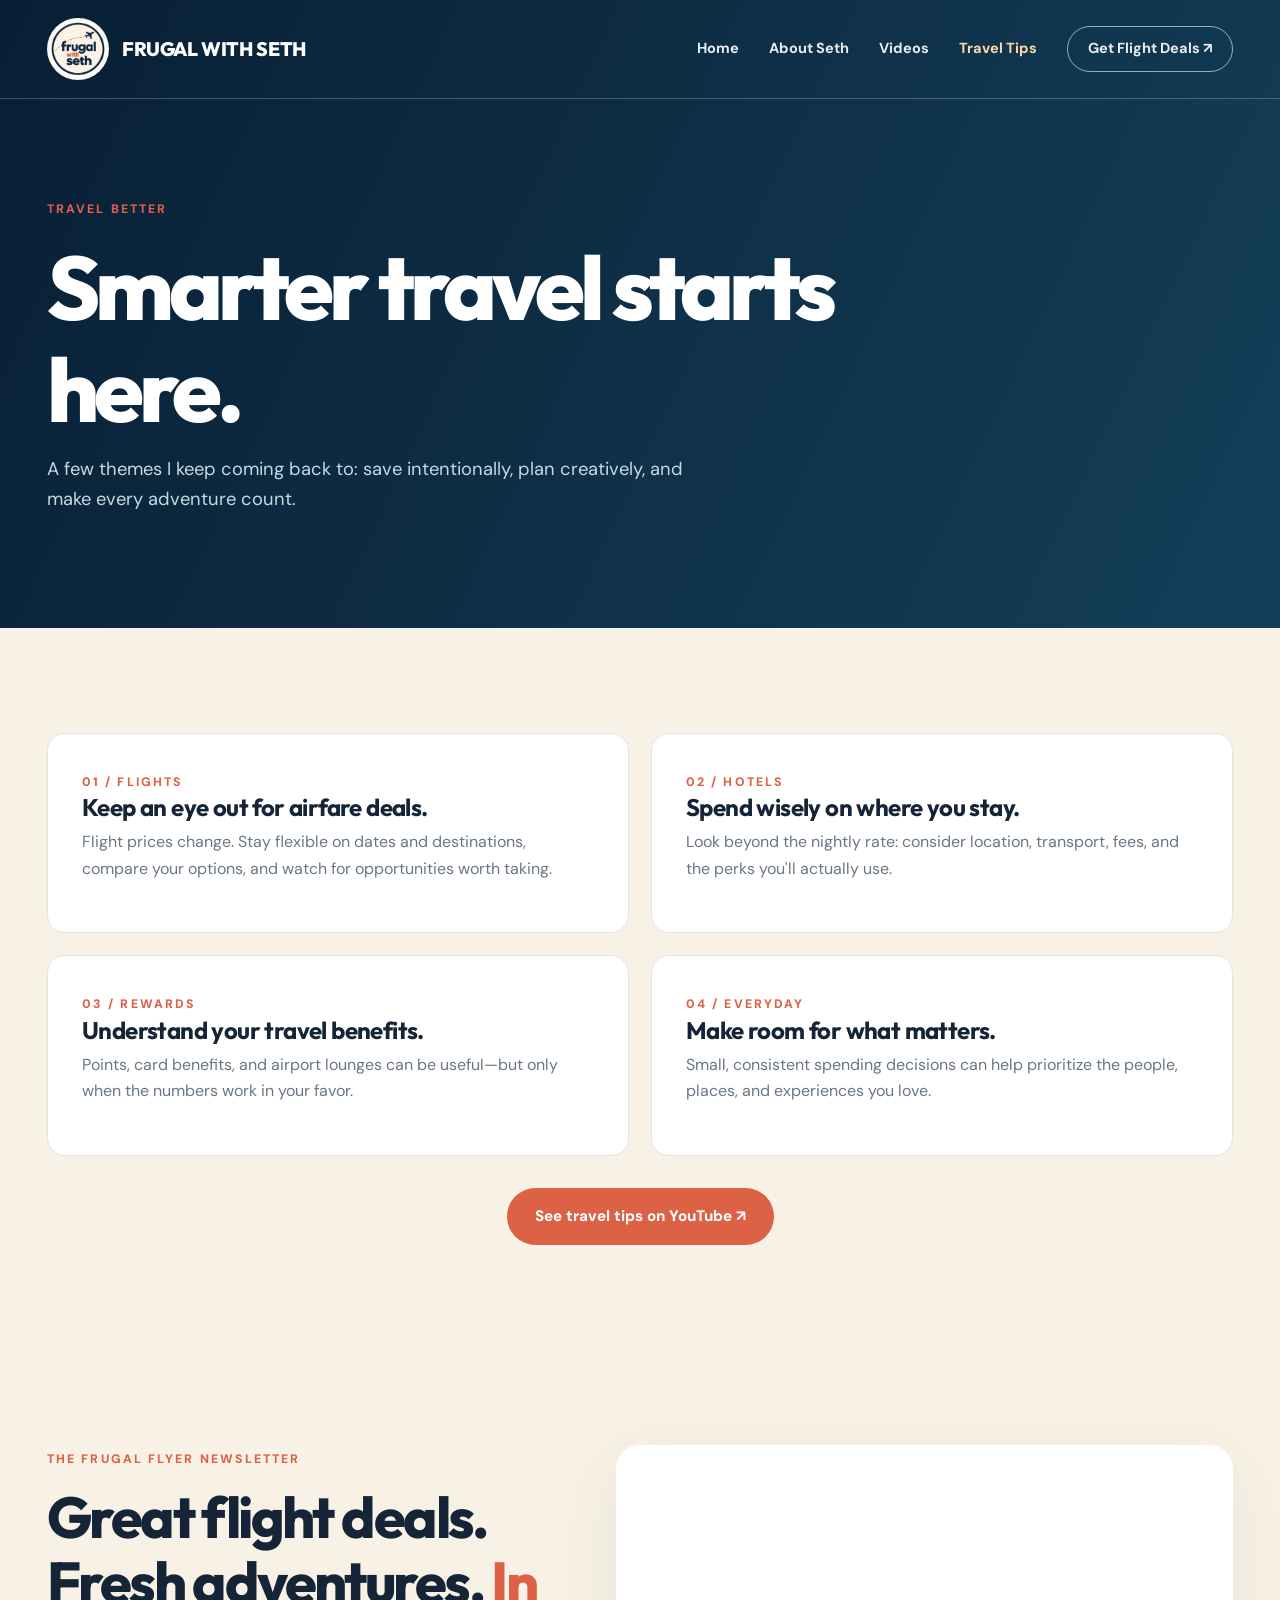
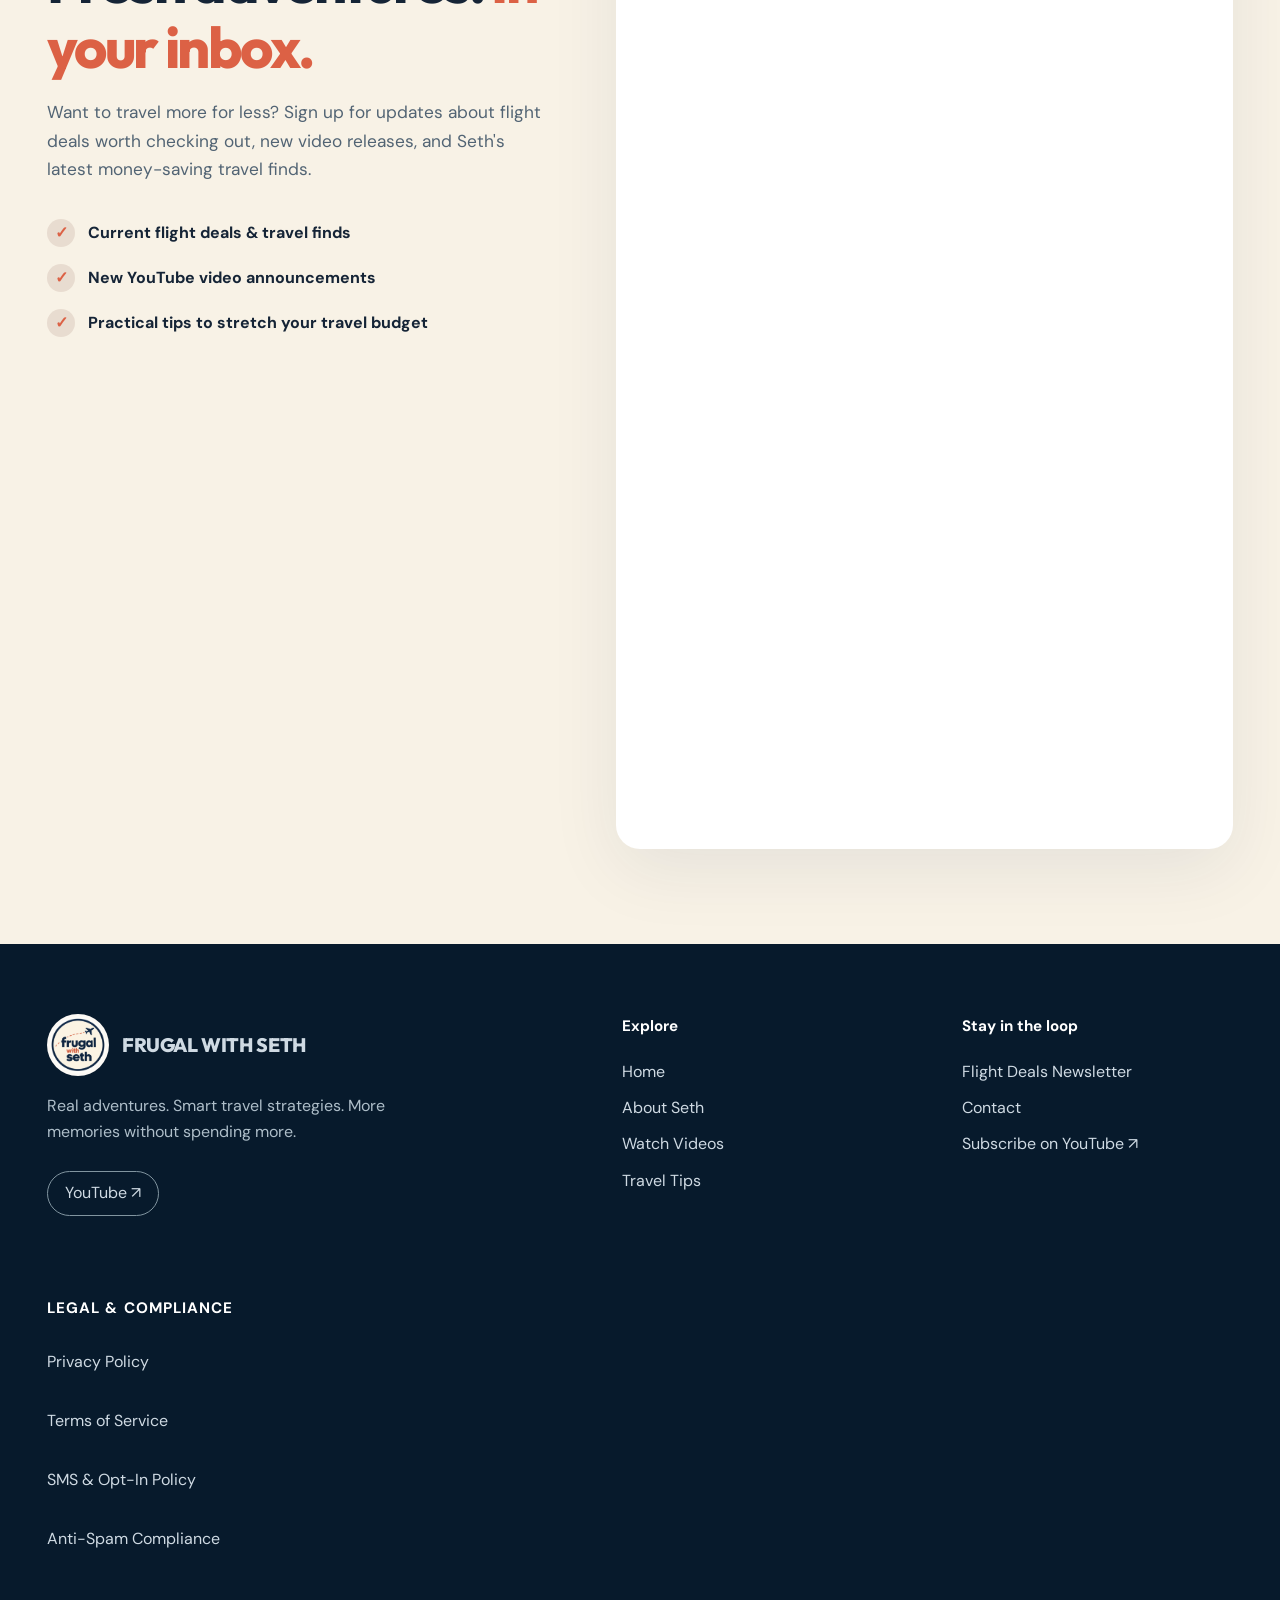
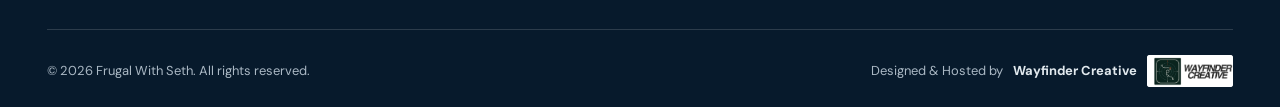
<file: resources.html>
<!doctype html><html lang="en"><head><meta charset="utf-8"><meta name="viewport" content="width=device-width,initial-scale=1"><meta name="theme-color" content="#102b49"><meta name="description" content="Travel tips from Frugal With Seth: flights, accommodations, rewards and everyday spending strategies."><meta property="og:title" content="Resources | Frugal With Seth"><meta property="og:description" content="Travel tips from Frugal With Seth: flights, accommodations, rewards and everyday spending strategies."><meta property="og:type" content="website"><title>Resources | Frugal With Seth</title><link rel="icon" href="assets/frugal-with-seth-logo.png"><link rel="stylesheet" href="styles.css"></head><body><header class="header"><div class="container header-inner"><a class="brand" href="index.html" aria-label="Frugal With Seth homepage"><img src="assets/frugal-with-seth-logo.png" alt="Frugal With Seth logo"><span>FRUGAL WITH SETH</span></a><button class="menu-btn" aria-label="Toggle navigation" aria-expanded="false">☰</button><nav class="nav" aria-label="Main navigation"><a class="" href="index.html">Home</a><a class="" href="about.html">About Seth</a><a class="" href="videos.html">Videos</a><a class="active" href="resources.html">Travel Tips</a><a href="index.html#newsletter" class="nav-cta">Get Flight Deals ↗</a></nav></div></header><section class="subhero"><div class="container"><span class="eyebrow">TRAVEL BETTER</span><h1>Smarter travel starts here.</h1><p>A few themes I keep coming back to: save intentionally, plan creatively, and make every adventure count.</p></div></section><section class="section section-soft"><div class="container"><div class="resource-list"><div class="resource"><span class="eyebrow">01 / FLIGHTS</span><h3>Keep an eye out for airfare deals.</h3><p>Flight prices change. Stay flexible on dates and destinations, compare your options, and watch for opportunities worth taking.</p></div><div class="resource"><span class="eyebrow">02 / HOTELS</span><h3>Spend wisely on where you stay.</h3><p>Look beyond the nightly rate: consider location, transport, fees, and the perks you'll actually use.</p></div><div class="resource"><span class="eyebrow">03 / REWARDS</span><h3>Understand your travel benefits.</h3><p>Points, card benefits, and airport lounges can be useful—but only when the numbers work in your favor.</p></div><div class="resource"><span class="eyebrow">04 / EVERYDAY</span><h3>Make room for what matters.</h3><p>Small, consistent spending decisions can help prioritize the people, places, and experiences you love.</p></div></div><div class="actions" style="justify-content:center"><a class="btn btn-orange" href="https://www.youtube.com/@FrugalWithSeth/videos" target="_blank" rel="noopener noreferrer">See travel tips on YouTube ↗</a></div></div></section><section id="newsletter" class="newsletter-section"><div class="container newsletter-layout"><div class="newsletter-copy"><span class="eyebrow">The Frugal Flyer Newsletter</span><h2>Great flight deals. Fresh adventures. <span style="color:var(--orange)">In your inbox.</span></h2><p>Want to travel more for less? Sign up for updates about flight deals worth checking out, new video releases, and Seth's latest money-saving travel finds.</p><div class="newsletter-points"><div><span class="tick">✓</span> Current flight deals &amp; travel finds</div><div><span class="tick">✓</span> New YouTube video announcements</div><div><span class="tick">✓</span> Practical tips to stretch your travel budget</div></div></div><div class="newsletter-form"><iframe src="https://api.leadconnectorhq.com/widget/form/gMBdgS7zAOevqR2bqvjG" id="inline-gMBdgS7zAOevqR2bqvjG" title="Sign up for the Frugal With Seth newsletter" loading="lazy" data-layout="{'id':'INLINE'}" data-trigger-type="alwaysShow" data-trigger-value="" data-activation-type="alwaysActivated" data-activation-value="" data-deactivation-type="neverDeactivate" data-deactivation-value="" data-form-name="Marketing Form - Claim Offer" data-height="926" data-layout-iframe-id="inline-gMBdgS7zAOevqR2bqvjG" data-form-id="gMBdgS7zAOevqR2bqvjG" data-cookie-consent="true" data-cookie-consent-provider="auto"></iframe></div></div></section><script src="https://link.msgsndr.com/js/form_embed.js" defer></script><footer class="footer"><div class="container"><div class="footer-grid"><div><a class="brand" href="index.html"><img src="assets/frugal-with-seth-logo.png" alt="Frugal With Seth logo"><span>FRUGAL WITH SETH</span></a><p>Real adventures. Smart travel strategies. More memories without spending more.</p><div class="socials"><a href="https://www.youtube.com/@FrugalWithSeth/videos" target="_blank" rel="noopener noreferrer">YouTube ↗</a></div></div><div><h4>Explore</h4><a href="index.html">Home</a><a href="about.html">About Seth</a><a href="videos.html">Watch Videos</a><a href="resources.html">Travel Tips</a></div><div><h4>Stay in the loop</h4><a href="index.html#newsletter">Flight Deals Newsletter</a><a href="contact.html">Contact</a><a href="https://www.youtube.com/@FrugalWithSeth/videos" target="_blank" rel="noopener noreferrer">Subscribe on YouTube ↗</a></div><div class="legal-footer"><h4>LEGAL &amp; COMPLIANCE</h4><a href="/privacy-policy">Privacy Policy</a><a href="/terms-of-service">Terms of Service</a><a href="/sms-opt-in-policy">SMS &amp; Opt-In Policy</a><a href="/anti-spam-policy">Anti-Spam Compliance</a></div></div><div class="footer-bottom"><span>© <span data-year></span> Frugal With Seth. All rights reserved.</span><div class="footer-credit">Designed &amp; Hosted by <a href="https://wayfindercreative.net/" target="_blank" rel="noopener noreferrer">Wayfinder Creative</a> <a href="https://wayfindercreative.net/" target="_blank" rel="noopener noreferrer" aria-label="Wayfinder Creative website"><img src="assets/wayfinder-creative.png" alt="Wayfinder Creative logo"></a></div></div></div></footer><script src="script.js"></script></body></html>
</file>
<file: styles.css>
@import url('https://fonts.googleapis.com/css2?family=DM+Sans:wght@400;500;600;700&family=Outfit:wght@400;500;600;700;800&display=swap');
:root{--navy:#102b49;--navy2:#071a2c;--cream:#f8f2e6;--orange:#dc6145;--ink:#152436;--muted:#697786;--white:#fff;--radius:22px}*{box-sizing:border-box}html{scroll-behavior:smooth}body{margin:0;background:#fffcf7;color:var(--ink);font:16px/1.65 'DM Sans',Arial,sans-serif}h1,h2,h3,h4,p{margin-top:0}h1,h2,h3,.brand{font-family:Outfit,sans-serif;line-height:1.13}h1{font-size:clamp(3.2rem,7.1vw,7.4rem);letter-spacing:-.055em;font-weight:800}h2{font-size:clamp(2.3rem,4.5vw,4.5rem);letter-spacing:-.045em;font-weight:750}h3{font-size:1.5rem;letter-spacing:-.025em}a{color:inherit;text-decoration:none}img{max-width:100%;display:block}button{font:inherit;cursor:pointer}.container{max-width:1250px;margin:auto;padding-inline:32px}.eyebrow{text-transform:uppercase;font-size:.77rem;letter-spacing:.17em;font-weight:800;color:var(--orange)}.muted{color:var(--muted)}.header{position:absolute;top:0;left:0;right:0;z-index:10;border-bottom:1px solid rgba(255,255,255,.23)}.header-inner{display:flex;align-items:center;justify-content:space-between;gap:28px;height:98px}.brand{display:flex;align-items:center;gap:13px;color:white;font-weight:800;font-size:1.22rem;letter-spacing:-.02em;white-space:nowrap}.brand img{width:62px;height:62px;object-fit:cover;border-radius:50%;border:2px solid rgba(255,255,255,.6);background:var(--cream)}.nav{display:flex;align-items:center;gap:30px}.nav a{font-weight:700;font-size:.91rem;color:#fff;opacity:.91}.nav a:hover,.nav a.active{opacity:1;color:#ffd8a8}.nav .nav-cta{border:1px solid rgba(255,255,255,.65);border-radius:100px;padding:10px 20px}.menu-btn{display:none;border:1px solid #ffffff90;color:white;background:transparent;border-radius:10px;padding:8px 12px;font-size:1.3rem}.hero{min-height:790px;display:flex;align-items:center;position:relative;color:#fff;background:linear-gradient(90deg,rgba(4,23,38,.83),rgba(4,23,38,.48) 60%,rgba(4,23,38,.2)),linear-gradient(0deg,rgba(3,16,28,.55),transparent 50%),url('https://images.unsplash.com/photo-1476610182048-b716b8518aae?auto=format&fit=crop&w=2200&q=88') center/cover no-repeat #23465a}.hero-content{position:relative;z-index:1;padding-top:120px;padding-bottom:95px}.hero .eyebrow{color:#ffba88}.hero h1{max-width:860px;margin:20px 0 22px}.hero h1 em{font-style:normal;color:#ffd0ae}.hero p{font-size:1.22rem;max-width:590px;color:#e5e9eb}.actions{display:flex;gap:14px;flex-wrap:wrap;margin-top:32px}.btn{display:inline-flex;align-items:center;justify-content:center;gap:12px;border-radius:100px;padding:15px 27px;font-size:.95rem;font-weight:800;transition:.2s ease;border:1px solid transparent}.btn:hover{transform:translateY(-2px)}.btn-orange{background:var(--orange);color:white}.btn-orange:hover{background:#c94c30}.btn-white{background:#fff;color:var(--navy)}.btn-ghost{background:#ffffff13;color:#fff;border-color:#ffffff78}.btn-outline{border-color:var(--navy);color:var(--navy)}.hero-foot{position:absolute;bottom:30px;left:0;right:0;color:#f4f1edaa;font-size:.76rem;letter-spacing:.14em;text-transform:uppercase}.section{padding:105px 0}.section-soft{background:var(--cream)}.section-dark{background:var(--navy2);color:white}.section-intro{display:flex;justify-content:space-between;align-items:end;gap:30px;margin-bottom:38px}.section-intro h2{max-width:750px;margin:10px 0 0}.section-intro p{max-width:330px;color:var(--muted);margin:0}.video-layout{display:grid;grid-template-columns:1.35fr .65fr;gap:48px;align-items:center}.video-frame{aspect-ratio:16/9;border-radius:20px;overflow:hidden;background:var(--navy);box-shadow:0 24px 48px #00182a22}.video-frame iframe{width:100%;height:100%;border:0}.video-info h2{font-size:clamp(2.2rem,4vw,3.9rem);margin:17px 0}.video-info p{color:#586b79}.pills{display:flex;flex-wrap:wrap;gap:10px;margin-top:20px}.pill{padding:6px 13px;border-radius:50px;background:#ebeff0;color:var(--navy);font-size:.83rem;font-weight:700}.card-grid{display:grid;grid-template-columns:repeat(3,1fr);gap:22px}.feature-card{border-radius:20px;overflow:hidden;background:white;box-shadow:0 10px 30px #082b4310;transition:.2s}.feature-card:hover{transform:translateY(-5px)}.card-image{height:225px;width:100%;object-fit:cover;background:#d9d9d9}.card-content{padding:26px}.card-content h3{margin:5px 0 12px}.card-content p{color:var(--muted);font-size:.93rem}.card-link{display:inline-flex;align-items:center;gap:8px;color:var(--orange);font-weight:800;font-size:.9rem}.about-layout{display:grid;grid-template-columns:.9fr 1.1fr;gap:8vw;align-items:center}.about-photo-wrap{position:relative}.about-photo{width:100%;height:575px;object-fit:cover;object-position:center 30%;border-radius:24px}.photo-tag{position:absolute;bottom:-18px;right:-20px;background:var(--orange);color:white;padding:17px 23px;border-radius:12px;font-weight:800;box-shadow:0 10px 20px #071a2c28}.about-copy h2{margin:14px 0 24px}.about-copy p{color:#5e6e7e;font-size:1.05rem}.quote{font-family:Outfit,sans-serif;font-size:1.42rem;font-weight:650;line-height:1.4;border-left:4px solid var(--orange);padding-left:20px;margin:26px 0}.cta-banner{display:grid;grid-template-columns:1fr auto;gap:30px;align-items:center;background:var(--navy);color:white;border-radius:24px;padding:52px 58px}.cta-banner h2{font-size:clamp(2rem,4vw,3.6rem);margin:8px 0 10px}.cta-banner p{color:#cbd8e4;margin:0}.newsletter-section{background:var(--cream);padding:95px 0}.newsletter-layout{display:grid;grid-template-columns:.9fr 1.1fr;gap:65px;align-items:start}.newsletter-copy{position:sticky;top:35px}.newsletter-copy h2{margin:13px 0 19px}.newsletter-copy p{font-size:1.08rem;color:#526474}.newsletter-points{margin-top:35px;display:grid;gap:17px}.newsletter-points div{display:flex;gap:13px;align-items:center;font-weight:700}.tick{display:grid;place-items:center;min-width:28px;height:28px;background:#e8dcd0;color:var(--orange);border-radius:50%}.newsletter-form{background:white;border-radius:24px;padding:22px;box-shadow:0 20px 70px #102b4914}.newsletter-form iframe{display:block;width:100%;height:960px;border:0;border-radius:4px}.footer{background:#071a2c;color:#d7e2e8;padding:70px 0 20px}.footer-grid{display:grid;grid-template-columns:1.4fr .75fr .75fr;gap:70px;padding-bottom:65px}.footer h4{font-size:.95rem;color:#fff;margin-bottom:20px}.footer a{display:block;margin:10px 0;color:#cfdae3}.footer a:hover{color:#ffa88e}.footer .brand{display:flex;margin:0 0 17px}.footer p{max-width:370px;color:#aebec9}.footer-bottom{border-top:1px solid #ffffff26;padding-top:25px;display:flex;justify-content:space-between;align-items:center;gap:20px;font-size:.81rem;color:#aab8c4}.footer-credit{display:flex;align-items:center;gap:10px}.footer-credit img{height:32px;width:auto;border-radius:3px;background:white;max-width:105px;object-fit:contain}.footer-credit a{color:#e1e9ee;font-weight:700;margin:0}.subhero{background:linear-gradient(115deg,#081f35,#143f59);color:white;padding:195px 0 95px}.subhero h1{font-size:clamp(3.3rem,7vw,6rem);max-width:820px;margin:15px 0}.subhero p{max-width:670px;font-size:1.15rem;color:#c7d8e1}.small-content{max-width:800px;margin:auto}.small-content h2{font-size:2.2rem}.small-content p{font-size:1.07rem;color:#576b7b}.resource-list{display:grid;grid-template-columns:repeat(2,1fr);gap:22px}.resource{background:white;border:1px solid #e5e4df;border-radius:18px;padding:34px}.resource h3{margin-bottom:8px}.resource p{color:var(--muted)}.contact-box{text-align:center;background:var(--cream);border-radius:24px;padding:70px 30px}.contact-box p{max-width:600px;margin:0 auto 30px;color:var(--muted)}.media-thumb{position:relative;overflow:hidden;display:block;border-radius:20px}.media-thumb img{width:100%;aspect-ratio:16/9;object-fit:cover}.play{position:absolute;top:50%;left:50%;transform:translate(-50%,-50%);background:var(--orange);color:white;border-radius:50%;width:76px;height:76px;display:grid;place-items:center;font-size:26px;padding-left:4px}.video-landing{max-width:900px;margin:auto}.video-landing h2{margin-top:20px}.divider{height:1px;background:#e5e8e8;margin:50px 0}.socials{display:flex;gap:12px;flex-wrap:wrap}.socials a{border-radius:50px;border:1px solid #8195a0;padding:8px 17px}.socials a:hover{background:#ffffff18}.nav-open{display:flex!important}@media(max-width:1000px){.nav{gap:16px}.section{padding:80px 0}.video-layout,.newsletter-layout{grid-template-columns:1fr;gap:36px}.newsletter-copy{position:static}.about-layout{gap:40px}.card-image{height:175px}}@media(max-width:700px){.container{padding-inline:22px}.header-inner{height:80px}.brand{font-size:1rem}.brand img{width:47px;height:47px}.menu-btn{display:block}.nav{display:none;position:absolute;top:80px;left:0;right:0;background:#081f35;flex-direction:column;align-items:stretch;padding:18px 25px 28px;gap:4px;box-shadow:0 17px 25px #0004}.nav a{padding:11px 5px}.nav .nav-cta{align-self:start;padding:9px 16px;margin-top:8px}.hero{min-height:750px;background-position:60% center}.hero-content{padding-top:130px;padding-bottom:80px}.hero h1{font-size:clamp(3rem,13vw,5rem)}.hero p{font-size:1.05rem}.hero-foot{font-size:.62rem}.section{padding:65px 0}.section-intro{display:block}.section-intro p{margin-top:15px}.card-grid,.about-layout,.resource-list,.footer-grid{grid-template-columns:1fr}.about-photo{height:440px}.photo-tag{right:8px}.cta-banner{display:block;padding:33px 25px}.cta-banner .btn{margin-top:26px}.newsletter-section{padding:70px 0}.newsletter-form{padding:8px}.newsletter-form iframe{height:1000px}.footer-grid{gap:26px}.footer-bottom{flex-direction:column;align-items:start}.subhero{padding:145px 0 68px}.footer{padding-top:55px}.video-info h2{font-size:2.5rem}}

/* Legal & compliance pages and shared footer */
.legal-footer{display:flex;flex-direction:column;gap:10px}.legal-footer h4{margin:0 0 6px;text-transform:uppercase;letter-spacing:.07em}.legal-footer a{display:block;width:fit-content;line-height:1.45;padding:3px 0}.legal-footer a:hover,.legal-footer a:focus-visible{text-decoration:underline;text-underline-offset:3px}.legal-footer a:focus-visible{outline:2px solid #e7a05a;outline-offset:4px}.legal-main{padding:85px 0 100px;background:#f7f0df;color:#102b49;min-height:55vh}.legal-main .container{max-width:900px}.legal-back{display:inline-block;margin-bottom:28px;color:#102b49;text-decoration:underline;text-underline-offset:4px}.legal-intro h1{font-size:clamp(2.5rem,5vw,4.2rem);line-height:1.12;margin:12px 0}.legal-intro .eyebrow{color:#b14d37;font-weight:700;letter-spacing:.12em}.legal-date{color:#526373}.legal-content{margin-top:36px}.policy-section{padding:21px 0;border-top:1px solid rgba(16,43,73,.17)}.policy-section h2{font-size:clamp(1.2rem,2.5vw,1.65rem);margin:0 0 12px}.policy-section p{line-height:1.75;margin:0;max-width:75ch}.policy-section a{color:#a74432;text-decoration:underline;text-underline-offset:3px}@media(max-width:640px){.legal-main{padding:48px 0 70px}.legal-content{margin-top:24px}}
</file>
